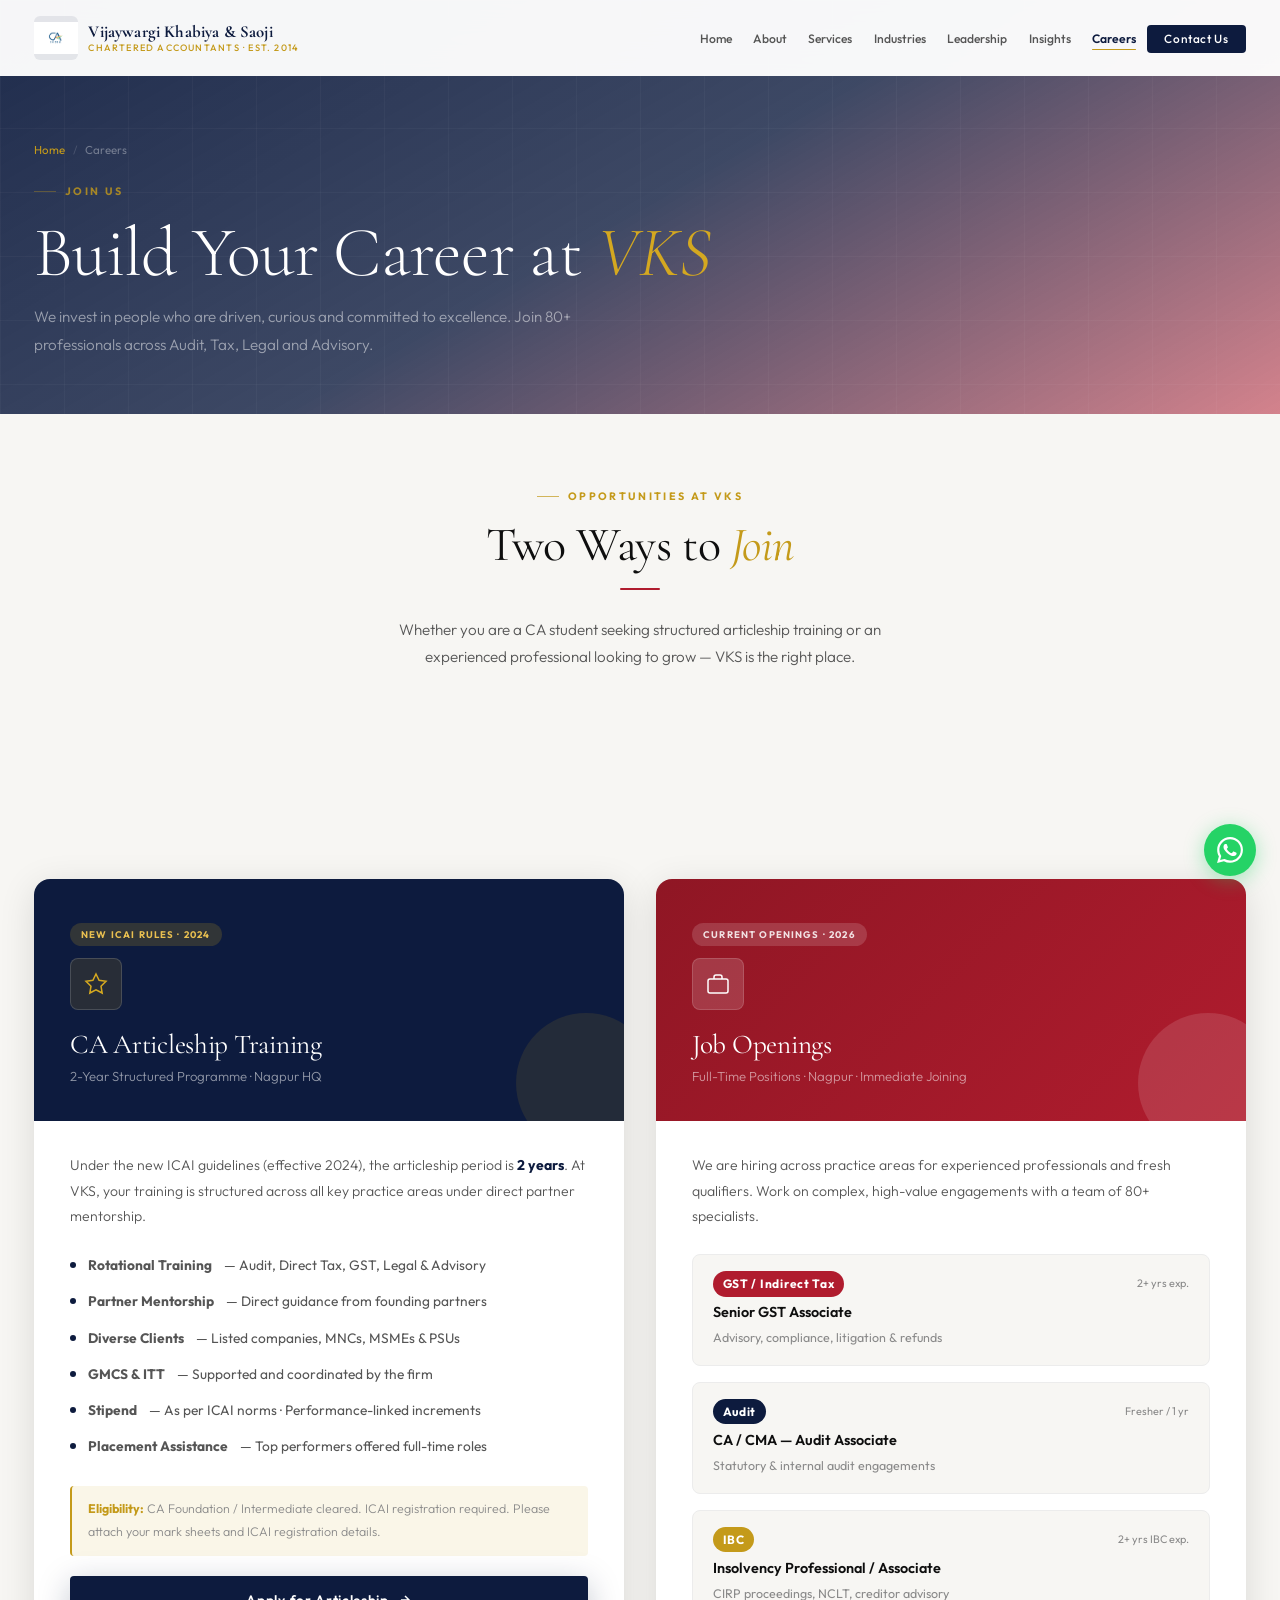
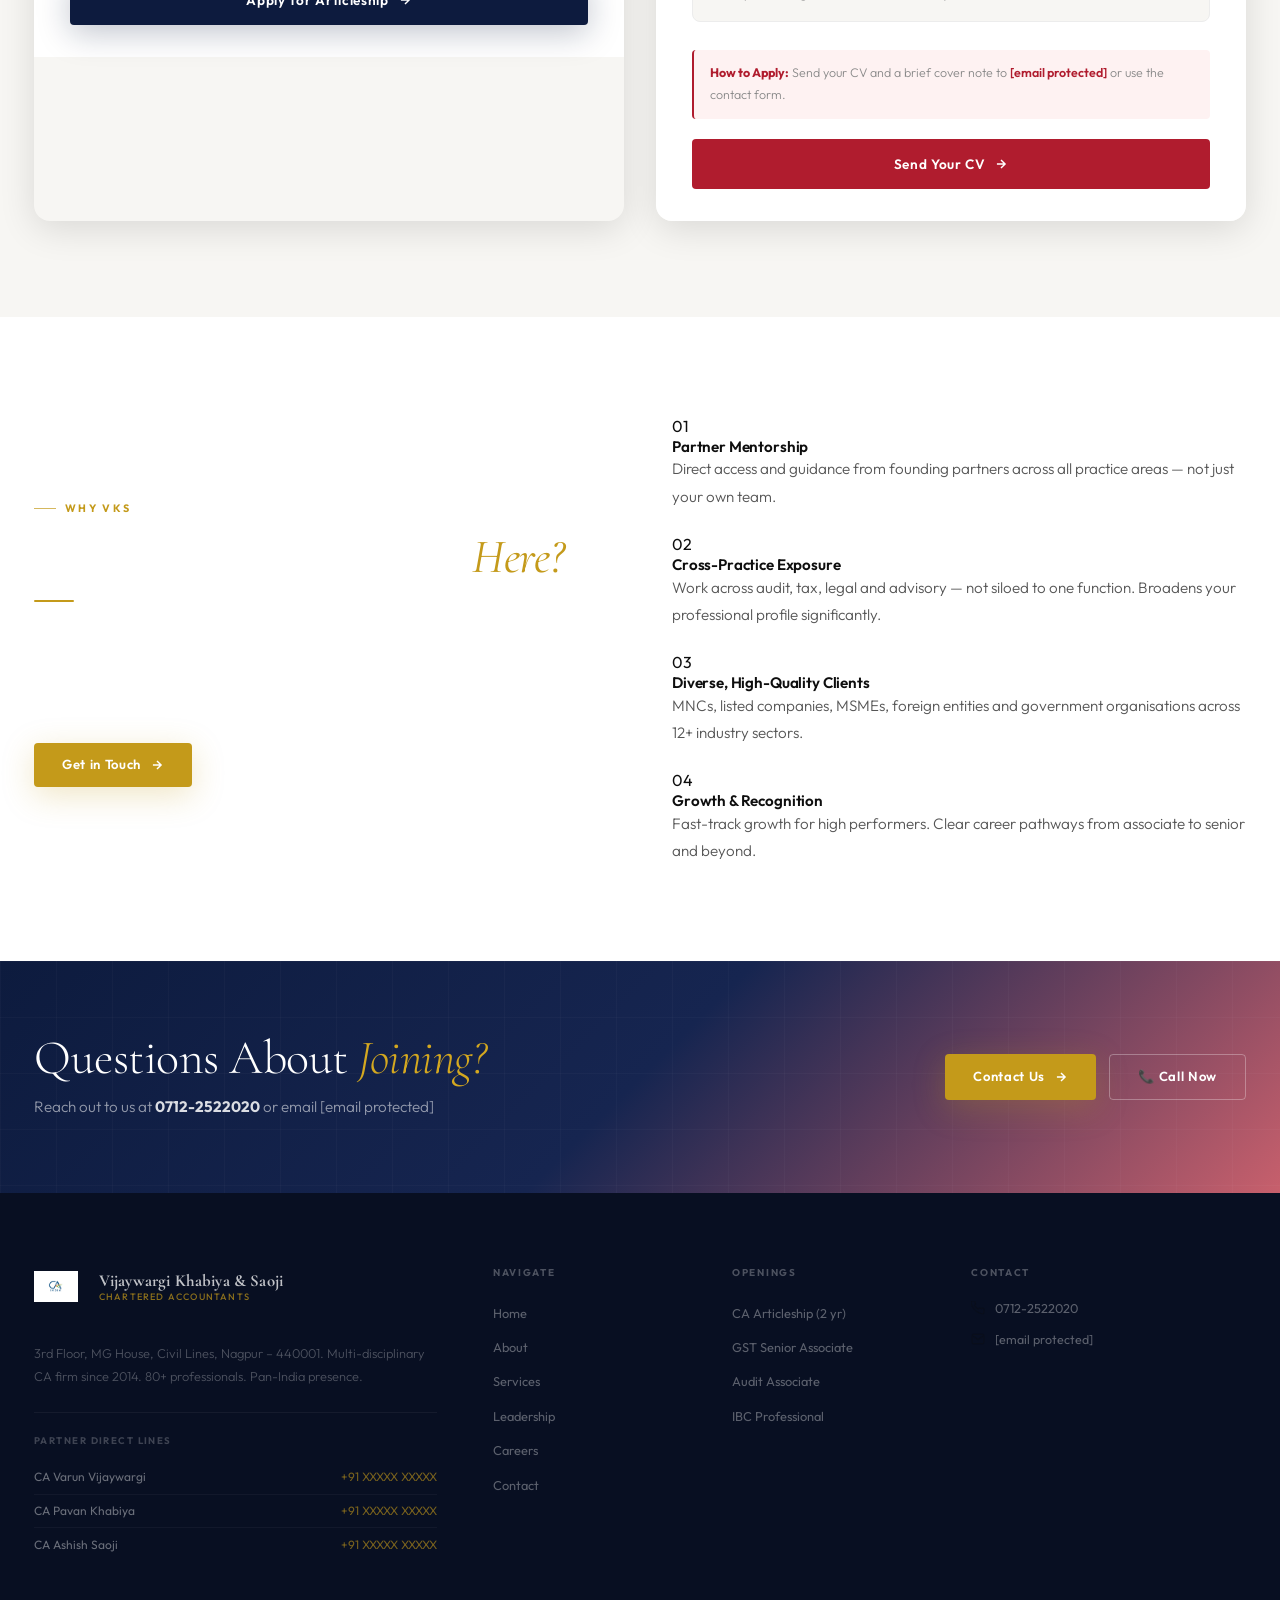
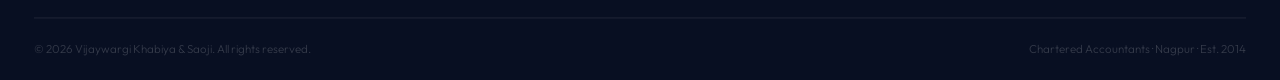
<file: careers.html>
<!DOCTYPE html>
<html lang="en">
<head>
<meta charset="UTF-8"/>
<meta name="viewport" content="width=device-width,initial-scale=1.0"/>
<title>Careers — Vijaywargi Khabiya &amp; Saoji | CA Firm Nagpur</title>
<meta name="description" content="Join VKS — Articleship Training (2 years, new ICAI rules) and Job Openings at Vijaywargi Khabiya & Saoji, Nagpur's premier CA firm."/>
<link rel="preconnect" href="https://fonts.googleapis.com"/>
<link rel="preconnect" href="https://fonts.gstatic.com" crossorigin/>
<link rel="stylesheet" href="https://fonts.googleapis.com/css2?family=Cormorant+Garamond:ital,wght@0,400;0,500;0,600;0,700;1,400;1,600&family=Outfit:wght@300;400;500;600;700&display=swap"/>
<link rel="stylesheet" href="style.css"/>
</head>
<body>

<!-- NAV -->
<nav class="nav">
  <div class="container nav-inner">
    <a href="index.html" class="logo">
      <img src="images/logo.jpg" alt="CA India Logo" class="logo-img"/>
      <div class="logo-text">
        <span class="logo-firm">Vijaywargi Khabiya &amp; Saoji</span>
        <span class="logo-tag">Chartered Accountants · Est. 2014</span>
      </div>
    </a>
    <ul class="nav-links">
      <li><a href="index.html">Home</a></li>
      <li><a href="about.html">About</a></li>
      <li><a href="services.html">Services</a></li>
      <li><a href="industries.html">Industries</a></li>
      <li><a href="partners.html">Leadership</a></li>
      <li><a href="publications.html">Insights</a></li>
      <li><a href="careers.html">Careers</a></li>
      <li><a href="contact.html" class="nav-cta-btn">Contact Us</a></li>
    </ul>
    <button class="ham" aria-label="Menu"><span></span><span></span><span></span></button>
  </div>
</nav>
<div class="drawer">
  <a href="index.html">Home</a><a href="about.html">About</a><a href="services.html">Services</a>
  <a href="industries.html">Industries</a><a href="partners.html">Leadership</a>
  <a href="publications.html">Insights</a><a href="careers.html">Careers</a>
  <a href="contact.html">Contact →</a>
</div>

<!-- PAGE HEADER -->
<div class="ph">
  <div class="container ph-inner">
    <div class="breadcrumb"><a href="index.html">Home</a><span>/</span>Careers</div>
    <span class="eyebrow">Join Us</span>
    <h1>Build Your Career at <em>VKS</em></h1>
    <p style="max-width:580px;margin-top:.75rem">We invest in people who are driven, curious and committed to excellence. Join 80+ professionals across Audit, Tax, Legal and Advisory.</p>
  </div>
</div>

<!-- INTRO -->
<section class="pad-sm" style="background:var(--surf)">
  <div class="container tc">
    <div class="rv">
      <span class="eyebrow" style="justify-content:center">Opportunities at VKS</span>
      <h2>Two Ways to <em style="color:var(--gold)">Join</em></h2>
      <div class="rule c"></div>
      <p style="max-width:520px;margin:0 auto">Whether you are a CA student seeking structured articleship training or an experienced professional looking to grow — VKS is the right place.</p>
    </div>
  </div>
</section>

<!-- THE TWO CAREER CARDS -->
<section class="pad" style="background:var(--surf)">
  <div class="container">
    <div class="career-cards">

      <!-- CARD 1: ARTICLESHIP -->
      <div class="career-card cc-article rv rv-d1">
        <div class="cc-header">
          <div class="cc-badge">New ICAI Rules · 2024</div>
          <div class="cc-icon">
            <svg width="24" height="24" viewBox="0 0 24 24" fill="none" stroke="currentColor" stroke-width="1.5"><path d="M12 2l3.09 6.26L22 9.27l-5 4.87 1.18 6.88L12 17.77l-6.18 3.25L7 14.14 2 9.27l6.91-1.01L12 2z"/></svg>
          </div>
          <h3>CA Articleship Training</h3>
          <p>2-Year Structured Programme · Nagpur HQ</p>
        </div>
        <div class="cc-body">
          <p style="font-size:.88rem;color:var(--ink3);margin-bottom:1.5rem">Under the new ICAI guidelines (effective 2024), the articleship period is <strong style="color:var(--navy)">2 years</strong>. At VKS, your training is structured across all key practice areas under direct partner mentorship.</p>
          <div class="cc-list">
            <div class="cc-li"><strong>Rotational Training</strong> — Audit, Direct Tax, GST, Legal &amp; Advisory</div>
            <div class="cc-li"><strong>Partner Mentorship</strong> — Direct guidance from founding partners</div>
            <div class="cc-li"><strong>Diverse Clients</strong> — Listed companies, MNCs, MSMEs &amp; PSUs</div>
            <div class="cc-li"><strong>GMCS &amp; ITT</strong> — Supported and coordinated by the firm</div>
            <div class="cc-li"><strong>Stipend</strong> — As per ICAI norms · Performance-linked increments</div>
            <div class="cc-li"><strong>Placement Assistance</strong> — Top performers offered full-time roles</div>
          </div>
          <p style="font-size:.78rem;color:var(--ink4);margin-bottom:1.25rem;background:var(--gold-bg);padding:.75rem 1rem;border-radius:var(--rs);border-left:2px solid var(--gold)">
            <strong style="color:var(--gold)">Eligibility:</strong> CA Foundation / Intermediate cleared. ICAI registration required. Please attach your mark sheets and ICAI registration details.
          </p>
          <a href="contact.html?subject=Articleship Application" class="btn btn-navy cc-cta">
            Apply for Articleship
            <svg class="arr" viewBox="0 0 24 24" fill="none" stroke="currentColor" stroke-width="2.5"><path d="M5 12h14M12 5l7 7-7 7"/></svg>
          </a>
        </div>
      </div>

      <!-- CARD 2: JOB OFFERS -->
      <div class="career-card cc-jobs rv rv-d2">
        <div class="cc-header">
          <div class="cc-badge">Current Openings · 2026</div>
          <div class="cc-icon">
            <svg width="24" height="24" viewBox="0 0 24 24" fill="none" stroke="currentColor" stroke-width="1.5"><rect x="2" y="7" width="20" height="14" rx="2"/><path d="M16 7V5a2 2 0 00-2-2h-4a2 2 0 00-2 2v2"/></svg>
          </div>
          <h3>Job Openings</h3>
          <p>Full-Time Positions · Nagpur · Immediate Joining</p>
        </div>
        <div class="cc-body">
          <p style="font-size:.88rem;color:var(--ink3);margin-bottom:1.5rem">We are hiring across practice areas for experienced professionals and fresh qualifiers. Work on complex, high-value engagements with a team of 80+ specialists.</p>

          <!-- Job list items -->
          <div style="display:flex;flex-direction:column;gap:1rem;margin-bottom:1.75rem">

            <div style="background:var(--surf);border:1px solid var(--line2);border-radius:var(--r);padding:1rem 1.25rem;transition:all var(--t)" onmouseover="this.style.borderColor='var(--red)'" onmouseout="this.style.borderColor='var(--line2)'">
              <div style="display:flex;align-items:center;justify-content:space-between;margin-bottom:.3rem">
                <span style="font-size:.75rem;font-weight:700;color:var(--white);background:var(--red);padding:.18rem .6rem;border-radius:40px;letter-spacing:.06em">GST / Indirect Tax</span>
                <span style="font-size:.68rem;color:var(--ink4)">2+ yrs exp.</span>
              </div>
              <div style="font-size:.9rem;font-weight:600;color:var(--ink)">Senior GST Associate</div>
              <div style="font-size:.78rem;color:var(--ink4);margin-top:.2rem">Advisory, compliance, litigation &amp; refunds</div>
            </div>

            <div style="background:var(--surf);border:1px solid var(--line2);border-radius:var(--r);padding:1rem 1.25rem;transition:all var(--t)" onmouseover="this.style.borderColor='var(--red)'" onmouseout="this.style.borderColor='var(--line2)'">
              <div style="display:flex;align-items:center;justify-content:space-between;margin-bottom:.3rem">
                <span style="font-size:.75rem;font-weight:700;color:var(--white);background:var(--navy);padding:.18rem .6rem;border-radius:40px;letter-spacing:.06em">Audit</span>
                <span style="font-size:.68rem;color:var(--ink4)">Fresher / 1 yr</span>
              </div>
              <div style="font-size:.9rem;font-weight:600;color:var(--ink)">CA / CMA — Audit Associate</div>
              <div style="font-size:.78rem;color:var(--ink4);margin-top:.2rem">Statutory &amp; internal audit engagements</div>
            </div>

            <div style="background:var(--surf);border:1px solid var(--line2);border-radius:var(--r);padding:1rem 1.25rem;transition:all var(--t)" onmouseover="this.style.borderColor='var(--red)'" onmouseout="this.style.borderColor='var(--line2)'">
              <div style="display:flex;align-items:center;justify-content:space-between;margin-bottom:.3rem">
                <span style="font-size:.75rem;font-weight:700;color:var(--white);background:var(--gold);padding:.18rem .6rem;border-radius:40px;letter-spacing:.06em">IBC</span>
                <span style="font-size:.68rem;color:var(--ink4)">2+ yrs IBC exp.</span>
              </div>
              <div style="font-size:.9rem;font-weight:600;color:var(--ink)">Insolvency Professional / Associate</div>
              <div style="font-size:.78rem;color:var(--ink4);margin-top:.2rem">CIRP proceedings, NCLT, creditor advisory</div>
            </div>

          </div>

          <p style="font-size:.78rem;color:var(--ink4);margin-bottom:1.25rem;background:#fef2f2;padding:.75rem 1rem;border-radius:var(--rs);border-left:2px solid var(--red)">
            <strong style="color:var(--red)">How to Apply:</strong> Send your CV and a brief cover note to <a href="/cdn-cgi/l/email-protection#97f4f6e5f2f2e5e4d7f4f6e1fce4b9fef9" style="color:var(--red);font-weight:600"><span class="__cf_email__" data-cfemail="4724263522223534072426312c34692e29">[email&#160;protected]</span></a> or use the contact form.
          </p>
          <a href="contact.html?subject=Job Application" class="btn btn-red cc-cta">
            Send Your CV
            <svg class="arr" viewBox="0 0 24 24" fill="none" stroke="currentColor" stroke-width="2.5"><path d="M5 12h14M12 5l7 7-7 7"/></svg>
          </a>
        </div>
      </div>

    </div>
  </div>
</section>

<!-- WHY JOIN VKS -->
<section class="careers pad">
  <div class="container">
    <div class="careers-inner" style="display:grid;grid-template-columns:1fr 1fr;gap:4rem;align-items:center">
      <div class="careers-copy">
        <span class="eyebrow rv">Why VKS</span>
        <h2 class="rv rv-d1" style="color:var(--white)">Why Build Your Career <em style="color:var(--gold)">Here?</em></h2>
        <div class="rule rv rv-d2 gold"></div>
        <p class="rv rv-d2" style="color:rgba(255,255,255,.6)">At VKS you get exposure to complex, high-value engagements across India — mentored by experienced partners who are leaders in their respective fields. We invest in your growth every step of the way.</p>
        <div style="margin-top:2rem" class="rv rv-d3">
          <a href="contact.html" class="btn btn-gold">Get in Touch <svg class="arr" viewBox="0 0 24 24" fill="none" stroke="currentColor" stroke-width="2.5"><path d="M5 12h14M12 5l7 7-7 7"/></svg></a>
        </div>
      </div>
      <div style="display:flex;flex-direction:column;gap:1.25rem">
        <div class="career-item rv rv-d1"><div class="career-num">01</div><div class="career-text"><h4>Partner Mentorship</h4><p>Direct access and guidance from founding partners across all practice areas — not just your own team.</p></div></div>
        <div class="career-item rv rv-d2"><div class="career-num">02</div><div class="career-text"><h4>Cross-Practice Exposure</h4><p>Work across audit, tax, legal and advisory — not siloed to one function. Broadens your professional profile significantly.</p></div></div>
        <div class="career-item rv rv-d3"><div class="career-num">03</div><div class="career-text"><h4>Diverse, High-Quality Clients</h4><p>MNCs, listed companies, MSMEs, foreign entities and government organisations across 12+ industry sectors.</p></div></div>
        <div class="career-item rv rv-d4"><div class="career-num">04</div><div class="career-text"><h4>Growth &amp; Recognition</h4><p>Fast-track growth for high performers. Clear career pathways from associate to senior and beyond.</p></div></div>
      </div>
    </div>
  </div>
</section>

<!-- CTA -->
<section class="cta-strip">
  <div class="container"><div class="cta-inner">
    <div class="cta-copy rv"><h2>Questions About <em>Joining?</em></h2><p>Reach out to us at <strong style="color:rgba(255,255,255,.85)">0712-2522020</strong> or email <a href="/cdn-cgi/l/email-protection" class="__cf_email__" data-cfemail="d7b4b6a5b2b2a5a497b4b6a1bca4f9beb9">[email&#160;protected]</a></p></div>
    <div class="cta-actions rv rv-d2">
      <a href="contact.html" class="btn btn-gold">Contact Us <svg class="arr" viewBox="0 0 24 24" fill="none" stroke="currentColor" stroke-width="2.5"><path d="M5 12h14M12 5l7 7-7 7"/></svg></a>
      <a href="tel:07122522020" class="btn btn-ghost">📞 Call Now</a>
    </div>
  </div></div>
</section>

<!-- FOOTER -->
<footer class="footer">
  <div class="container">
    <div class="footer-top">
      <div>
        <a href="index.html" class="logo" style="margin-bottom:1.1rem;display:inline-flex">
          <img src="images/logo.jpg" alt="Logo" style="width:44px;height:44px;object-fit:contain;flex-shrink:0"/>
          <div class="logo-text" style="margin-left:.65rem">
            <span class="logo-firm" style="color:rgba(255,255,255,.75)">Vijaywargi Khabiya &amp; Saoji</span>
            <span class="logo-tag" style="color:rgba(196,154,26,.7)">Chartered Accountants</span>
          </div>
        </a>
        <p class="ft-desc">3rd Floor, MG House, Civil Lines, Nagpur – 440001. Multi-disciplinary CA firm since 2014. 80+ professionals. Pan-India presence.</p>
        <div class="ft-partners">
          <h6>Partner Direct Lines</h6>
          <div class="ft-p-item"><span class="ft-p-name">CA Varun Vijaywargi</span><a href="tel:+91XXXXXXXXXX" class="ft-p-num">+91 XXXXX XXXXX</a></div>
          <div class="ft-p-item"><span class="ft-p-name">CA Pavan Khabiya</span><a href="tel:+91XXXXXXXXXX" class="ft-p-num">+91 XXXXX XXXXX</a></div>
          <div class="ft-p-item"><span class="ft-p-name">CA Ashish Saoji</span><a href="tel:+91XXXXXXXXXX" class="ft-p-num">+91 XXXXX XXXXX</a></div>
        </div>
      </div>
      <div class="ft-col"><h5>Navigate</h5><ul><li><a href="index.html">Home</a></li><li><a href="about.html">About</a></li><li><a href="services.html">Services</a></li><li><a href="partners.html">Leadership</a></li><li><a href="careers.html">Careers</a></li><li><a href="contact.html">Contact</a></li></ul></div>
      <div class="ft-col"><h5>Openings</h5><ul><li><a href="#">CA Articleship (2 yr)</a></li><li><a href="#">GST Senior Associate</a></li><li><a href="#">Audit Associate</a></li><li><a href="#">IBC Professional</a></li></ul></div>
      <div class="ft-col"><h5>Contact</h5><div class="ft-contact">
        <div class="ft-ci"><svg width="14" height="14" viewBox="0 0 24 24" fill="none" stroke="currentColor" stroke-width="2"><path d="M22 16.92v3a2 2 0 01-2.18 2 19.79 19.79 0 01-8.63-3.07A19.5 19.5 0 013.07 10.8a19.79 19.79 0 01-3.07-8.68A2 2 0 012 0h3a2 2 0 012 1.72 12.84 12.84 0 00.7 2.81 2 2 0 01-.45 2.11L6.09 7.91a16 16 0 006 6l1.27-1.27a2 2 0 012.11-.45 12.84 12.84 0 002.81.7A2 2 0 0122 16z"/></svg><span><a href="tel:07122522020">0712-2522020</a></span></div>
        <div class="ft-ci"><svg width="14" height="14" viewBox="0 0 24 24" fill="none" stroke="currentColor" stroke-width="2"><path d="M4 4h16c1.1 0 2 .9 2 2v12c0 1.1-.9 2-2 2H4c-1.1 0-2-.9-2-2V6c0-1.1.9-2 2-2z"/><polyline points="22,6 12,13 2,6"/></svg><span><a href="/cdn-cgi/l/email-protection#3d54535b527d5e5c4b564e135453"><span class="__cf_email__" data-cfemail="ddb4b3bbb29dbebcabb6aef3b4b3">[email&#160;protected]</span></a></span></div>
      </div></div>
    </div>
    <div class="footer-bottom">
      <p>&copy; 2026 Vijaywargi Khabiya &amp; Saoji. All rights reserved.</p>
      <p>Chartered Accountants · Nagpur · Est. 2014</p>
    </div>
  </div>
</footer>

<button class="stt" aria-label="Top"><svg width="15" height="15" viewBox="0 0 24 24" fill="none" stroke="currentColor" stroke-width="2.5"><path d="M18 15l-6-6-6 6"/></svg></button>
<a href="https://wa.me/91XXXXXXXXXX" class="wa-btn" target="_blank" rel="noopener" aria-label="WhatsApp"><span class="wa-tooltip">Chat on WhatsApp</span><svg viewBox="0 0 24 24" fill="white"><path d="M17.472 14.382c-.297-.149-1.758-.867-2.03-.967-.273-.099-.471-.148-.67.15-.197.297-.767.966-.94 1.164-.173.199-.347.223-.644.075-.297-.15-1.255-.463-2.39-1.475-.883-.788-1.48-1.761-1.653-2.059-.173-.297-.018-.458.13-.606.134-.133.298-.347.446-.52.149-.174.198-.298.298-.497.099-.198.05-.371-.025-.52-.075-.149-.669-1.612-.916-2.207-.242-.579-.487-.5-.669-.51-.173-.008-.371-.01-.57-.01-.198 0-.52.074-.792.372-.272.297-1.04 1.016-1.04 2.479 0 1.462 1.065 2.875 1.213 3.074.149.198 2.096 3.2 5.077 4.487.709.306 1.262.489 1.694.625.712.227 1.36.195 1.871.118.571-.085 1.758-.719 2.006-1.413.248-.694.248-1.289.173-1.413-.074-.124-.272-.198-.57-.347m-5.421 7.403h-.004a9.87 9.87 0 01-5.031-1.378l-.361-.214-3.741.982.998-3.648-.235-.374a9.86 9.86 0 01-1.51-5.26c.001-5.45 4.436-9.884 9.888-9.884 2.64 0 5.122 1.03 6.988 2.898a9.825 9.825 0 012.893 6.994c-.003 5.45-4.437 9.884-9.885 9.884m8.413-18.297A11.815 11.815 0 0012.05 0C5.495 0 .16 5.335.157 11.892c0 2.096.547 4.142 1.588 5.945L.057 24l6.305-1.654a11.882 11.882 0 005.683 1.448h.005c6.554 0 11.89-5.335 11.893-11.893a11.821 11.821 0 00-3.48-8.413z"/></svg></a>



<nav class="mob-nav">
  <div class="mob-nav-inner">
    <a href="index.html" class="mob-nav-item">
      <svg viewBox="0 0 24 24" fill="none" stroke="currentColor" stroke-width="2"><path d="M3 9l9-7 9 7v11a2 2 0 01-2 2H5a2 2 0 01-2-2z"/></svg>Home
    </a>
    <a href="services.html" class="mob-nav-item">
      <svg viewBox="0 0 24 24" fill="none" stroke="currentColor" stroke-width="2"><path d="M9 5H7a2 2 0 00-2 2v12a2 2 0 002 2h10a2 2 0 002-2V7a2 2 0 00-2-2h-2M9 5a2 2 0 002 2h2a2 2 0 002-2M9 5a2 2 0 012-2h2a2 2 0 012 2"/></svg>Services
    </a>
    <a href="partners.html" class="mob-nav-item">
      <svg viewBox="0 0 24 24" fill="none" stroke="currentColor" stroke-width="2"><path d="M17 21v-2a4 4 0 00-4-4H5a4 4 0 00-4 4v2"/><circle cx="9" cy="7" r="4"/><path d="M23 21v-2a4 4 0 00-3-3.87"/><path d="M16 3.13a4 4 0 010 7.75"/></svg>Team
    </a>
    <a href="careers.html" class="mob-nav-item active">
      <svg viewBox="0 0 24 24" fill="none" stroke="currentColor" stroke-width="2"><rect x="2" y="7" width="20" height="14" rx="2"/><path d="M16 7V5a2 2 0 00-2-2h-4a2 2 0 00-2 2v2"/></svg>Careers
    </a>
    <a href="contact.html" class="mob-nav-item">
      <svg viewBox="0 0 24 24" fill="none" stroke="currentColor" stroke-width="2"><path d="M22 16.92v3a2 2 0 01-2.18 2 19.79 19.79 0 01-8.63-3.07A19.5 19.5 0 013.07 10.8a19.79 19.79 0 01-3.07-8.68A2 2 0 012 0h3a2 2 0 012 1.72c.128.96.341 1.903.637 2.822a2 2 0 01-.45 2.109L6.09 7.91a16 16 0 006 6l1.27-1.27a2 2 0 012.11-.45c.92.296 1.86.51 2.82.637A2 2 0 0122 16.92z"/></svg>Contact
    </a>
  </div>
</nav>
<script src="main.js"></script>
</body>
</html>
</file>
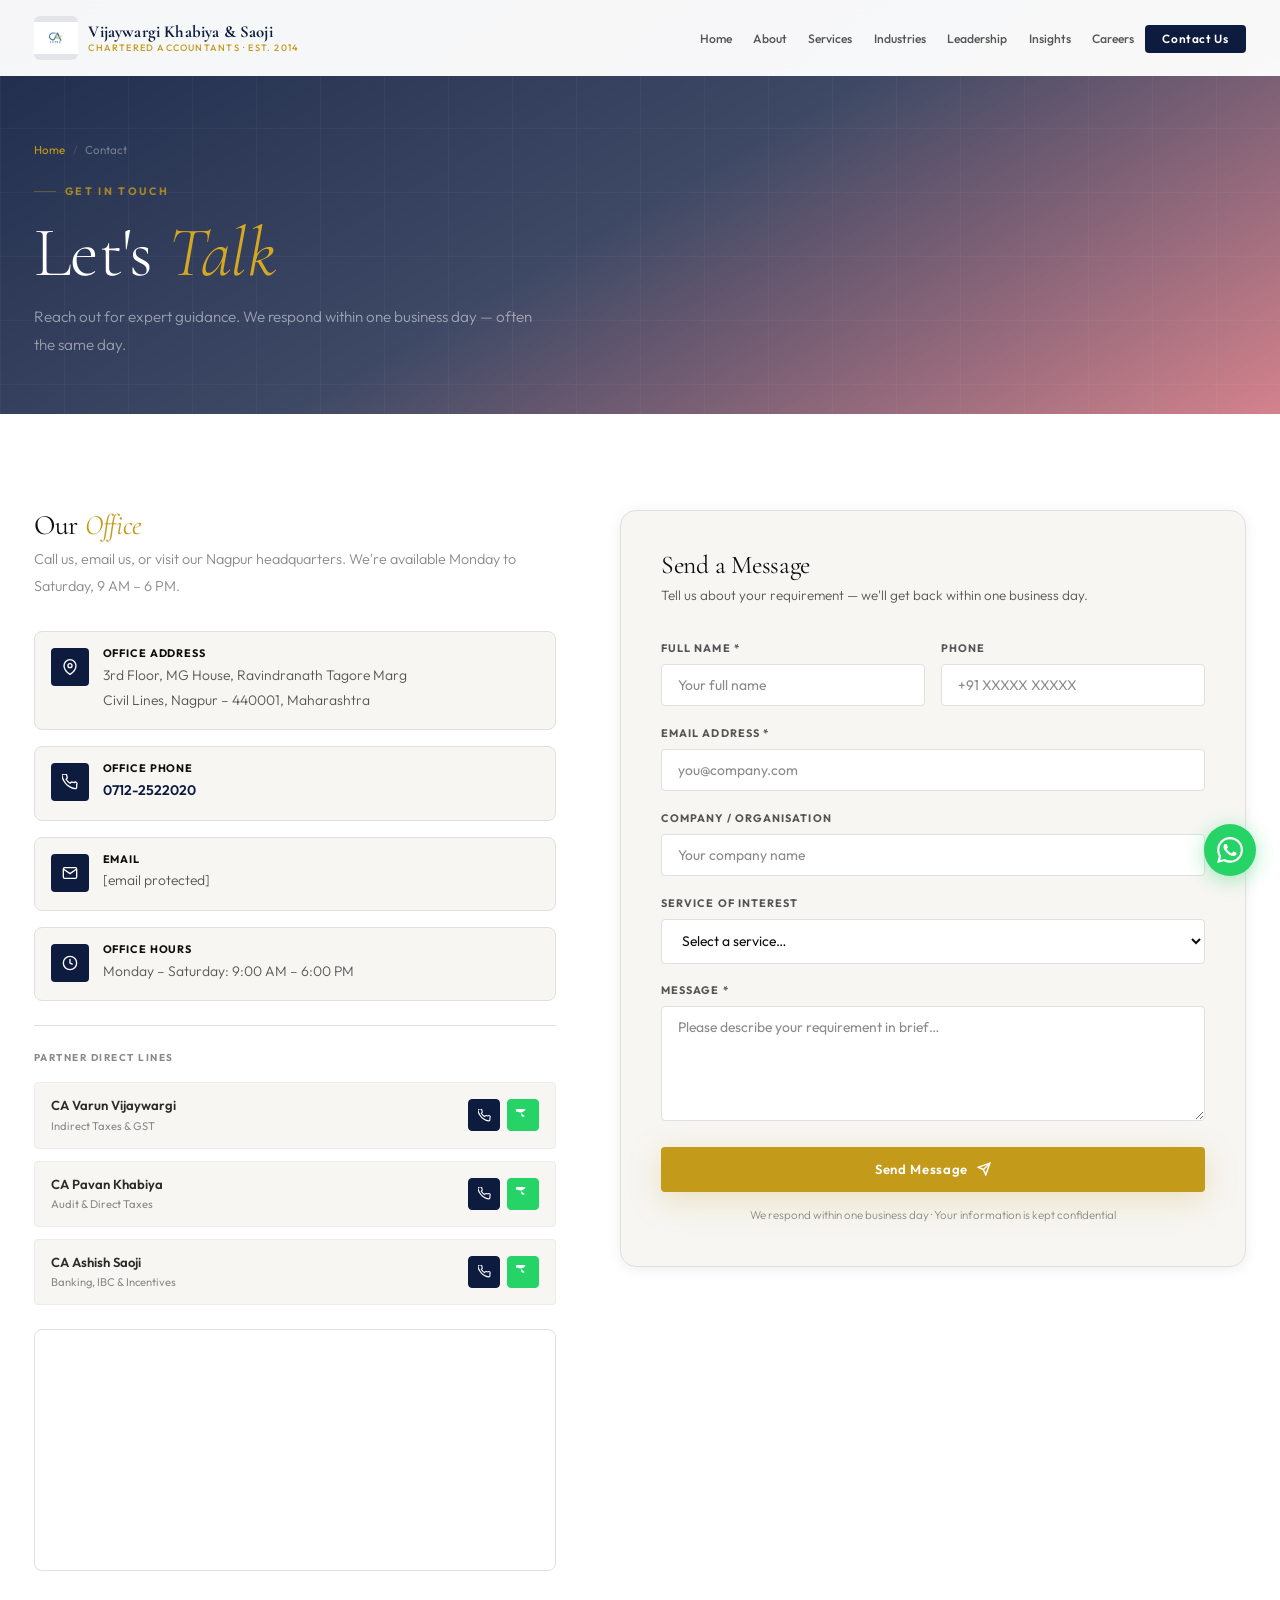
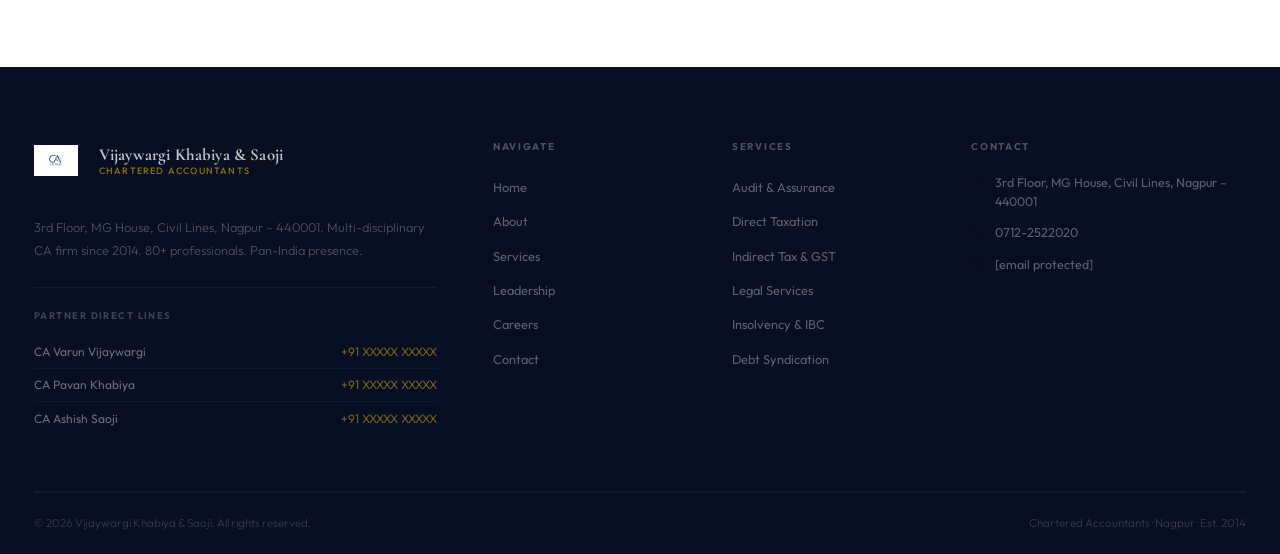
<file: contact.html>
<!DOCTYPE html>
<html lang="en">
<head>
<meta charset="UTF-8"/>
<meta name="viewport" content="width=device-width,initial-scale=1.0"/>
<title>Contact — Vijaywargi Khabiya &amp; Saoji | Nagpur CA Firm</title>
<meta name="description" content="Contact VKS — 3rd Floor, MG House, Civil Lines, Nagpur 440001. Call 0712-2522020 or email info@cavks.in. Partner direct lines available."/>
<link rel="preconnect" href="https://fonts.googleapis.com"/>
<link rel="preconnect" href="https://fonts.gstatic.com" crossorigin/>
<link rel="stylesheet" href="https://fonts.googleapis.com/css2?family=Cormorant+Garamond:ital,wght@0,400;0,500;0,600;0,700;1,400;1,600&family=Outfit:wght@300;400;500;600;700&display=swap"/>
<link rel="stylesheet" href="style.css"/>
<style>
.partner-lines{display:flex;flex-direction:column;gap:.75rem;margin-top:1.5rem;padding-top:1.5rem;border-top:1px solid var(--line)}
.pl-title{font-size:.62rem;font-weight:700;letter-spacing:.15em;text-transform:uppercase;color:var(--ink4);margin-bottom:.25rem}
.pl-item{display:flex;align-items:center;justify-content:space-between;padding:.75rem 1rem;background:var(--surf);border-radius:var(--rs);border:1px solid var(--line2);transition:all var(--tf)}
.pl-item:hover{border-color:var(--gold);background:var(--gold-bg)}
.pl-name{font-size:.82rem;font-weight:600;color:var(--ink2)}
.pl-spec{font-size:.7rem;color:var(--ink4)}
.pl-actions{display:flex;gap:.4rem;flex-shrink:0}
.pl-btn{width:32px;height:32px;border-radius:var(--rs);display:flex;align-items:center;justify-content:center;transition:all var(--tf);border:1px solid var(--line)}
.pl-btn.call{background:var(--navy);border-color:var(--navy);color:var(--white)}
.pl-btn.call:hover{background:var(--navy2)}
.pl-btn.wa{background:#25D366;border-color:#25D366;color:var(--white)}
.pl-btn.wa:hover{background:#20bb5a}
.pl-btn svg{width:13px;height:13px}
</style>
</head>
<body>

<!-- NAV -->
<nav class="nav">
  <div class="container nav-inner">
    <a href="index.html" class="logo">
      <img src="images/logo.jpg" alt="CA India Logo" class="logo-img"/>
      <div class="logo-text">
        <span class="logo-firm">Vijaywargi Khabiya &amp; Saoji</span>
        <span class="logo-tag">Chartered Accountants · Est. 2014</span>
      </div>
    </a>
    <ul class="nav-links">
      <li><a href="index.html">Home</a></li>
      <li><a href="about.html">About</a></li>
      <li><a href="services.html">Services</a></li>
      <li><a href="industries.html">Industries</a></li>
      <li><a href="partners.html">Leadership</a></li>
      <li><a href="publications.html">Insights</a></li>
      <li><a href="careers.html">Careers</a></li>
      <li><a href="contact.html" class="nav-cta-btn">Contact Us</a></li>
    </ul>
    <button class="ham" aria-label="Menu"><span></span><span></span><span></span></button>
  </div>
</nav>
<div class="drawer">
  <a href="index.html">Home</a><a href="about.html">About</a><a href="services.html">Services</a>
  <a href="industries.html">Industries</a><a href="partners.html">Leadership</a>
  <a href="publications.html">Insights</a><a href="careers.html">Careers</a>
  <a href="contact.html">Contact →</a>
</div>

<!-- PAGE HEADER -->
<div class="ph">
  <div class="container ph-inner">
    <div class="breadcrumb"><a href="index.html">Home</a><span>/</span>Contact</div>
    <span class="eyebrow">Get in Touch</span>
    <h1>Let's <em>Talk</em></h1>
    <p style="max-width:500px;margin-top:.75rem">Reach out for expert guidance. We respond within one business day — often the same day.</p>
  </div>
</div>

<!-- CONTACT MAIN -->
<section class="pad">
  <div class="container">
    <div class="contact-grid">

      <!-- LEFT: Info + Map + Partner Lines -->
      <div class="rv">
        <h3 style="font-family:'Cormorant Garamond',serif;font-size:1.75rem;font-weight:400;margin-bottom:.35rem">Our <em style="color:var(--gold)">Office</em></h3>
        <p style="font-size:.9rem;color:var(--ink4);margin-bottom:2rem">Call us, email us, or visit our Nagpur headquarters. We're available Monday to Saturday, 9 AM – 6 PM.</p>

        <div class="c-details">
          <div class="c-item">
            <div class="c-icon"><svg viewBox="0 0 24 24" fill="none" stroke="currentColor" stroke-width="2"><path d="M21 10c0 7-9 13-9 13s-9-6-9-13a9 9 0 0118 0z"/><circle cx="12" cy="10" r="3"/></svg></div>
            <div class="c-detail-txt">
              <h4>Office Address</h4>
              <p>3rd Floor, MG House, Ravindranath Tagore Marg<br/>Civil Lines, Nagpur – 440001, Maharashtra</p>
            </div>
          </div>
          <div class="c-item">
            <div class="c-icon"><svg viewBox="0 0 24 24" fill="none" stroke="currentColor" stroke-width="2"><path d="M22 16.92v3a2 2 0 01-2.18 2 19.79 19.79 0 01-8.63-3.07A19.5 19.5 0 013.07 10.8a19.79 19.79 0 01-3.07-8.68A2 2 0 012 0h3a2 2 0 012 1.72 12.84 12.84 0 00.7 2.81 2 2 0 01-.45 2.11L6.09 7.91a16 16 0 006 6l1.27-1.27a2 2 0 012.11-.45 12.84 12.84 0 002.81.7A2 2 0 0122 16z"/></svg></div>
            <div class="c-detail-txt">
              <h4>Office Phone</h4>
              <p><a href="tel:07122522020" style="color:var(--navy);font-weight:600">0712-2522020</a></p>
            </div>
          </div>
          <div class="c-item">
            <div class="c-icon"><svg viewBox="0 0 24 24" fill="none" stroke="currentColor" stroke-width="2"><path d="M4 4h16c1.1 0 2 .9 2 2v12c0 1.1-.9 2-2 2H4c-1.1 0-2-.9-2-2V6c0-1.1.9-2 2-2z"/><polyline points="22,6 12,13 2,6"/></svg></div>
            <div class="c-detail-txt">
              <h4>Email</h4>
              <p><a href="/cdn-cgi/l/email-protection#1b72757d745b787a6d7068357275"><span class="__cf_email__" data-cfemail="1a73747c755a797b6c7169347374">[email&#160;protected]</span></a></p>
            </div>
          </div>
          <div class="c-item">
            <div class="c-icon"><svg viewBox="0 0 24 24" fill="none" stroke="currentColor" stroke-width="2"><circle cx="12" cy="12" r="10"/><polyline points="12 6 12 12 16 14"/></svg></div>
            <div class="c-detail-txt">
              <h4>Office Hours</h4>
              <p>Monday – Saturday: 9:00 AM – 6:00 PM</p>
            </div>
          </div>
        </div>

        <!-- Partner Direct Lines -->
        <div class="partner-lines">
          <div class="pl-title">Partner Direct Lines</div>
          <div class="pl-item">
            <div>
              <div class="pl-name">CA Varun Vijaywargi</div>
              <div class="pl-spec">Indirect Taxes &amp; GST</div>
            </div>
            <div class="pl-actions">
              <a href="tel:+91XXXXXXXXXX" class="pl-btn call" title="Call">
                <svg viewBox="0 0 24 24" fill="none" stroke="currentColor" stroke-width="2"><path d="M22 16.92v3a2 2 0 01-2.18 2 19.79 19.79 0 01-8.63-3.07A19.5 19.5 0 013.07 10.8a19.79 19.79 0 01-3.07-8.68A2 2 0 012 0h3a2 2 0 012 1.72 12.84 12.84 0 00.7 2.81 2 2 0 01-.45 2.11L6.09 7.91a16 16 0 006 6l1.27-1.27a2 2 0 012.11-.45 12.84 12.84 0 002.81.7A2 2 0 0122 16z"/></svg>
              </a>
              <a href="https://wa.me/91XXXXXXXXXX" class="pl-btn wa" title="WhatsApp" target="_blank" rel="noopener">
                <svg viewBox="0 0 24 24" fill="currentColor"><path d="M17.472 14.382c-.297-.149-1.758-.867-2.03-.967-.273-.099-.471-.148-.67.15-.197.297-.767.966-.94 1.164-.173.199-.347.223-.644.075-.297-.15-1.255-.463-2.39-1.475-.883-.788-1.48-1.761-1.653-2.059-.173-.297-.018-.458.13-.606.134-.133.298-.347.446-.52.149-.174.198-.298.298-.497.099-.198.05-.371-.025-.52-.075-.149-.669-1.612-.916-2.207-.242-.579-.487-.5-.669-.51a9.87 9.87 0 01-5.031-1.378l-.361-.214-3.741.982.998-3.648-.235-.374a9.86 9.86 0 01-1.51-5.26c.001-5.45 4.436-9.884 9.888-9.884 2.64 0 5.122 1.03 6.988 2.898a9.825 9.825 0 012.893 6.994c-.003 5.45-4.437 9.884-9.885 9.884"/></svg>
              </a>
            </div>
          </div>
          <div class="pl-item">
            <div>
              <div class="pl-name">CA Pavan Khabiya</div>
              <div class="pl-spec">Audit &amp; Direct Taxes</div>
            </div>
            <div class="pl-actions">
              <a href="tel:+91XXXXXXXXXX" class="pl-btn call" title="Call"><svg viewBox="0 0 24 24" fill="none" stroke="currentColor" stroke-width="2"><path d="M22 16.92v3a2 2 0 01-2.18 2 19.79 19.79 0 01-8.63-3.07A19.5 19.5 0 013.07 10.8a19.79 19.79 0 01-3.07-8.68A2 2 0 012 0h3a2 2 0 012 1.72 12.84 12.84 0 00.7 2.81 2 2 0 01-.45 2.11L6.09 7.91a16 16 0 006 6l1.27-1.27a2 2 0 012.11-.45 12.84 12.84 0 002.81.7A2 2 0 0122 16z"/></svg></a>
              <a href="https://wa.me/91XXXXXXXXXX" class="pl-btn wa" title="WhatsApp" target="_blank" rel="noopener"><svg viewBox="0 0 24 24" fill="currentColor"><path d="M17.472 14.382c-.297-.149-1.758-.867-2.03-.967-.273-.099-.471-.148-.67.15-.197.297-.767.966-.94 1.164-.173.199-.347.223-.644.075-.297-.15-1.255-.463-2.39-1.475-.883-.788-1.48-1.761-1.653-2.059-.173-.297-.018-.458.13-.606.134-.133.298-.347.446-.52.149-.174.198-.298.298-.497.099-.198.05-.371-.025-.52-.075-.149-.669-1.612-.916-2.207-.242-.579-.487-.5-.669-.51a9.87 9.87 0 01-5.031-1.378l-.361-.214-3.741.982.998-3.648-.235-.374a9.86 9.86 0 01-1.51-5.26c.001-5.45 4.436-9.884 9.888-9.884 2.64 0 5.122 1.03 6.988 2.898a9.825 9.825 0 012.893 6.994c-.003 5.45-4.437 9.884-9.885 9.884"/></svg></a>
            </div>
          </div>
          <div class="pl-item">
            <div>
              <div class="pl-name">CA Ashish Saoji</div>
              <div class="pl-spec">Banking, IBC &amp; Incentives</div>
            </div>
            <div class="pl-actions">
              <a href="tel:+91XXXXXXXXXX" class="pl-btn call" title="Call"><svg viewBox="0 0 24 24" fill="none" stroke="currentColor" stroke-width="2"><path d="M22 16.92v3a2 2 0 01-2.18 2 19.79 19.79 0 01-8.63-3.07A19.5 19.5 0 013.07 10.8a19.79 19.79 0 01-3.07-8.68A2 2 0 012 0h3a2 2 0 012 1.72 12.84 12.84 0 00.7 2.81 2 2 0 01-.45 2.11L6.09 7.91a16 16 0 006 6l1.27-1.27a2 2 0 012.11-.45 12.84 12.84 0 002.81.7A2 2 0 0122 16z"/></svg></a>
              <a href="https://wa.me/91XXXXXXXXXX" class="pl-btn wa" title="WhatsApp" target="_blank" rel="noopener"><svg viewBox="0 0 24 24" fill="currentColor"><path d="M17.472 14.382c-.297-.149-1.758-.867-2.03-.967-.273-.099-.471-.148-.67.15-.197.297-.767.966-.94 1.164-.173.199-.347.223-.644.075-.297-.15-1.255-.463-2.39-1.475-.883-.788-1.48-1.761-1.653-2.059-.173-.297-.018-.458.13-.606.134-.133.298-.347.446-.52.149-.174.198-.298.298-.497.099-.198.05-.371-.025-.52-.075-.149-.669-1.612-.916-2.207-.242-.579-.487-.5-.669-.51a9.87 9.87 0 01-5.031-1.378l-.361-.214-3.741.982.998-3.648-.235-.374a9.86 9.86 0 01-1.51-5.26c.001-5.45 4.436-9.884 9.888-9.884 2.64 0 5.122 1.03 6.988 2.898a9.825 9.825 0 012.893 6.994c-.003 5.45-4.437 9.884-9.885 9.884"/></svg></a>
            </div>
          </div>
        </div>

        <!-- Map -->
        <div class="map-wrap" style="margin-top:1.5rem">
          <iframe src="https://www.google.com/maps/embed?pb=!1m18!1m12!1m3!1d3721.3!2d79.0882!3d21.1458!2m3!1f0!2f0!3f0!3m2!1i1024!2i768!4f13.1!3m3!1m2!1s0x3bd4c0a5a31faf13%3A0x9a8af1df5bada57e!2sCivil%20Lines%2C%20Nagpur%2C%20Maharashtra!5e0!3m2!1sen!2sin!4v1700000000000" width="100%" height="240" style="border:0;display:block" allowfullscreen="" loading="lazy" title="VKS Office Location — Civil Lines Nagpur"></iframe>
        </div>
      </div>

      <!-- RIGHT: Form -->
      <div class="c-form rv rv-d2">
        <h3>Send a Message</h3>
        <p class="sub">Tell us about your requirement — we'll get back within one business day.</p>
        <form>
          <div class="form-row">
            <div class="fg"><label>Full Name *</label><input type="text" class="fc" placeholder="Your full name" required/></div>
            <div class="fg"><label>Phone</label><input type="tel" class="fc" placeholder="+91 XXXXX XXXXX"/></div>
          </div>
          <div class="fg"><label>Email Address *</label><input type="email" class="fc" placeholder="you@company.com" required/></div>
          <div class="fg"><label>Company / Organisation</label><input type="text" class="fc" placeholder="Your company name"/></div>
          <div class="fg">
            <label>Service of Interest</label>
            <select class="fc">
              <option value="" disabled selected>Select a service…</option>
              <option>Audit &amp; Assurance</option>
              <option>Direct Taxation</option>
              <option>Indirect Tax &amp; GST</option>
              <option>Legal Services</option>
              <option>Insolvency &amp; IBC</option>
              <option>Debt Syndication</option>
              <option>State Incentives (PSI)</option>
              <option>Setting-Up in India</option>
              <option>Ind AS &amp; Due Diligence</option>
              <option>Listing Compliances</option>
              <option>Careers / Articleship</option>
              <option>Other</option>
            </select>
          </div>
          <div class="fg"><label>Message *</label><textarea class="fc" placeholder="Please describe your requirement in brief…" required></textarea></div>
          <button type="submit" class="btn btn-gold" style="width:100%;justify-content:center;padding:.9rem">
            Send Message
            <svg class="arr" viewBox="0 0 24 24" fill="none" stroke="currentColor" stroke-width="2.5"><line x1="22" y1="2" x2="11" y2="13"/><polygon points="22 2 15 22 11 13 2 9 22 2"/></svg>
          </button>
          <p style="font-size:.72rem;color:var(--ink4);text-align:center;margin-top:.85rem">We respond within one business day · Your information is kept confidential</p>
        </form>
      </div>

    </div>
  </div>
</section>

<!-- FOOTER -->
<footer class="footer">
  <div class="container">
    <div class="footer-top">
      <div>
        <a href="index.html" class="logo" style="margin-bottom:1.1rem;display:inline-flex">
          <img src="images/logo.jpg" alt="Logo" style="width:44px;height:44px;object-fit:contain;flex-shrink:0"/>
          <div class="logo-text" style="margin-left:.65rem">
            <span class="logo-firm" style="color:rgba(255,255,255,.75)">Vijaywargi Khabiya &amp; Saoji</span>
            <span class="logo-tag" style="color:rgba(196,154,26,.7)">Chartered Accountants</span>
          </div>
        </a>
        <p class="ft-desc">3rd Floor, MG House, Civil Lines, Nagpur – 440001. Multi-disciplinary CA firm since 2014. 80+ professionals. Pan-India presence.</p>
        <div class="ft-partners">
          <h6>Partner Direct Lines</h6>
          <div class="ft-p-item"><span class="ft-p-name">CA Varun Vijaywargi</span><a href="tel:+91XXXXXXXXXX" class="ft-p-num">+91 XXXXX XXXXX</a></div>
          <div class="ft-p-item"><span class="ft-p-name">CA Pavan Khabiya</span><a href="tel:+91XXXXXXXXXX" class="ft-p-num">+91 XXXXX XXXXX</a></div>
          <div class="ft-p-item"><span class="ft-p-name">CA Ashish Saoji</span><a href="tel:+91XXXXXXXXXX" class="ft-p-num">+91 XXXXX XXXXX</a></div>
        </div>
      </div>
      <div class="ft-col"><h5>Navigate</h5><ul><li><a href="index.html">Home</a></li><li><a href="about.html">About</a></li><li><a href="services.html">Services</a></li><li><a href="partners.html">Leadership</a></li><li><a href="careers.html">Careers</a></li><li><a href="contact.html">Contact</a></li></ul></div>
      <div class="ft-col"><h5>Services</h5><ul><li><a href="services.html#audit">Audit &amp; Assurance</a></li><li><a href="services.html#direct-tax">Direct Taxation</a></li><li><a href="services.html#indirect-tax">Indirect Tax &amp; GST</a></li><li><a href="services.html#legal">Legal Services</a></li><li><a href="services.html#insolvency">Insolvency &amp; IBC</a></li><li><a href="services.html#debt">Debt Syndication</a></li></ul></div>
      <div class="ft-col"><h5>Contact</h5><div class="ft-contact">
        <div class="ft-ci"><svg width="14" height="14" viewBox="0 0 24 24" fill="none" stroke="currentColor" stroke-width="2"><path d="M21 10c0 7-9 13-9 13s-9-6-9-13a9 9 0 0118 0z"/><circle cx="12" cy="10" r="3"/></svg><span>3rd Floor, MG House, Civil Lines, Nagpur – 440001</span></div>
        <div class="ft-ci"><svg width="14" height="14" viewBox="0 0 24 24" fill="none" stroke="currentColor" stroke-width="2"><path d="M22 16.92v3a2 2 0 01-2.18 2 19.79 19.79 0 01-8.63-3.07A19.5 19.5 0 013.07 10.8a19.79 19.79 0 01-3.07-8.68A2 2 0 012 0h3a2 2 0 012 1.72 12.84 12.84 0 00.7 2.81 2 2 0 01-.45 2.11L6.09 7.91a16 16 0 006 6l1.27-1.27a2 2 0 012.11-.45 12.84 12.84 0 002.81.7A2 2 0 0122 16z"/></svg><span><a href="tel:07122522020">0712-2522020</a></span></div>
        <div class="ft-ci"><svg width="14" height="14" viewBox="0 0 24 24" fill="none" stroke="currentColor" stroke-width="2"><path d="M4 4h16c1.1 0 2 .9 2 2v12c0 1.1-.9 2-2 2H4c-1.1 0-2-.9-2-2V6c0-1.1.9-2 2-2z"/><polyline points="22,6 12,13 2,6"/></svg><span><a href="/cdn-cgi/l/email-protection#1e777078715e7d7f68756d307770"><span class="__cf_email__" data-cfemail="066f686069466567706d75286f68">[email&#160;protected]</span></a></span></div>
      </div></div>
    </div>
    <div class="footer-bottom"><p>&copy; 2026 Vijaywargi Khabiya &amp; Saoji. All rights reserved.</p><p>Chartered Accountants · Nagpur · Est. 2014</p></div>
  </div>
</footer>

<button class="stt" aria-label="Top"><svg width="15" height="15" viewBox="0 0 24 24" fill="none" stroke="currentColor" stroke-width="2.5"><path d="M18 15l-6-6-6 6"/></svg></button>
<a href="https://wa.me/91XXXXXXXXXX" class="wa-btn" target="_blank" rel="noopener" aria-label="WhatsApp"><span class="wa-tooltip">Chat on WhatsApp</span><svg viewBox="0 0 24 24" fill="white"><path d="M17.472 14.382c-.297-.149-1.758-.867-2.03-.967-.273-.099-.471-.148-.67.15-.197.297-.767.966-.94 1.164-.173.199-.347.223-.644.075-.297-.15-1.255-.463-2.39-1.475-.883-.788-1.48-1.761-1.653-2.059-.173-.297-.018-.458.13-.606.134-.133.298-.347.446-.52.149-.174.198-.298.298-.497.099-.198.05-.371-.025-.52-.075-.149-.669-1.612-.916-2.207-.242-.579-.487-.5-.669-.51-.173-.008-.371-.01-.57-.01-.198 0-.52.074-.792.372-.272.297-1.04 1.016-1.04 2.479 0 1.462 1.065 2.875 1.213 3.074.149.198 2.096 3.2 5.077 4.487.709.306 1.262.489 1.694.625.712.227 1.36.195 1.871.118.571-.085 1.758-.719 2.006-1.413.248-.694.248-1.289.173-1.413-.074-.124-.272-.198-.57-.347m-5.421 7.403h-.004a9.87 9.87 0 01-5.031-1.378l-.361-.214-3.741.982.998-3.648-.235-.374a9.86 9.86 0 01-1.51-5.26c.001-5.45 4.436-9.884 9.888-9.884 2.64 0 5.122 1.03 6.988 2.898a9.825 9.825 0 012.893 6.994c-.003 5.45-4.437 9.884-9.885 9.884m8.413-18.297A11.815 11.815 0 0012.05 0C5.495 0 .16 5.335.157 11.892c0 2.096.547 4.142 1.588 5.945L.057 24l6.305-1.654a11.882 11.882 0 005.683 1.448h.005c6.554 0 11.89-5.335 11.893-11.893a11.821 11.821 0 00-3.48-8.413z"/></svg></a>



<nav class="mob-nav">
  <div class="mob-nav-inner">
    <a href="index.html" class="mob-nav-item">
      <svg viewBox="0 0 24 24" fill="none" stroke="currentColor" stroke-width="2"><path d="M3 9l9-7 9 7v11a2 2 0 01-2 2H5a2 2 0 01-2-2z"/></svg>Home
    </a>
    <a href="services.html" class="mob-nav-item">
      <svg viewBox="0 0 24 24" fill="none" stroke="currentColor" stroke-width="2"><path d="M9 5H7a2 2 0 00-2 2v12a2 2 0 002 2h10a2 2 0 002-2V7a2 2 0 00-2-2h-2M9 5a2 2 0 002 2h2a2 2 0 002-2M9 5a2 2 0 012-2h2a2 2 0 012 2"/></svg>Services
    </a>
    <a href="partners.html" class="mob-nav-item">
      <svg viewBox="0 0 24 24" fill="none" stroke="currentColor" stroke-width="2"><path d="M17 21v-2a4 4 0 00-4-4H5a4 4 0 00-4 4v2"/><circle cx="9" cy="7" r="4"/><path d="M23 21v-2a4 4 0 00-3-3.87"/><path d="M16 3.13a4 4 0 010 7.75"/></svg>Team
    </a>
    <a href="careers.html" class="mob-nav-item">
      <svg viewBox="0 0 24 24" fill="none" stroke="currentColor" stroke-width="2"><rect x="2" y="7" width="20" height="14" rx="2"/><path d="M16 7V5a2 2 0 00-2-2h-4a2 2 0 00-2 2v2"/></svg>Careers
    </a>
    <a href="contact.html" class="mob-nav-item active">
      <svg viewBox="0 0 24 24" fill="none" stroke="currentColor" stroke-width="2"><path d="M22 16.92v3a2 2 0 01-2.18 2 19.79 19.79 0 01-8.63-3.07A19.5 19.5 0 013.07 10.8a19.79 19.79 0 01-3.07-8.68A2 2 0 012 0h3a2 2 0 012 1.72c.128.96.341 1.903.637 2.822a2 2 0 01-.45 2.109L6.09 7.91a16 16 0 006 6l1.27-1.27a2 2 0 012.11-.45c.92.296 1.86.51 2.82.637A2 2 0 0122 16.92z"/></svg>Contact
    </a>
  </div>
</nav>
<script src="main.js"></script>
</body>
</html>
</file>
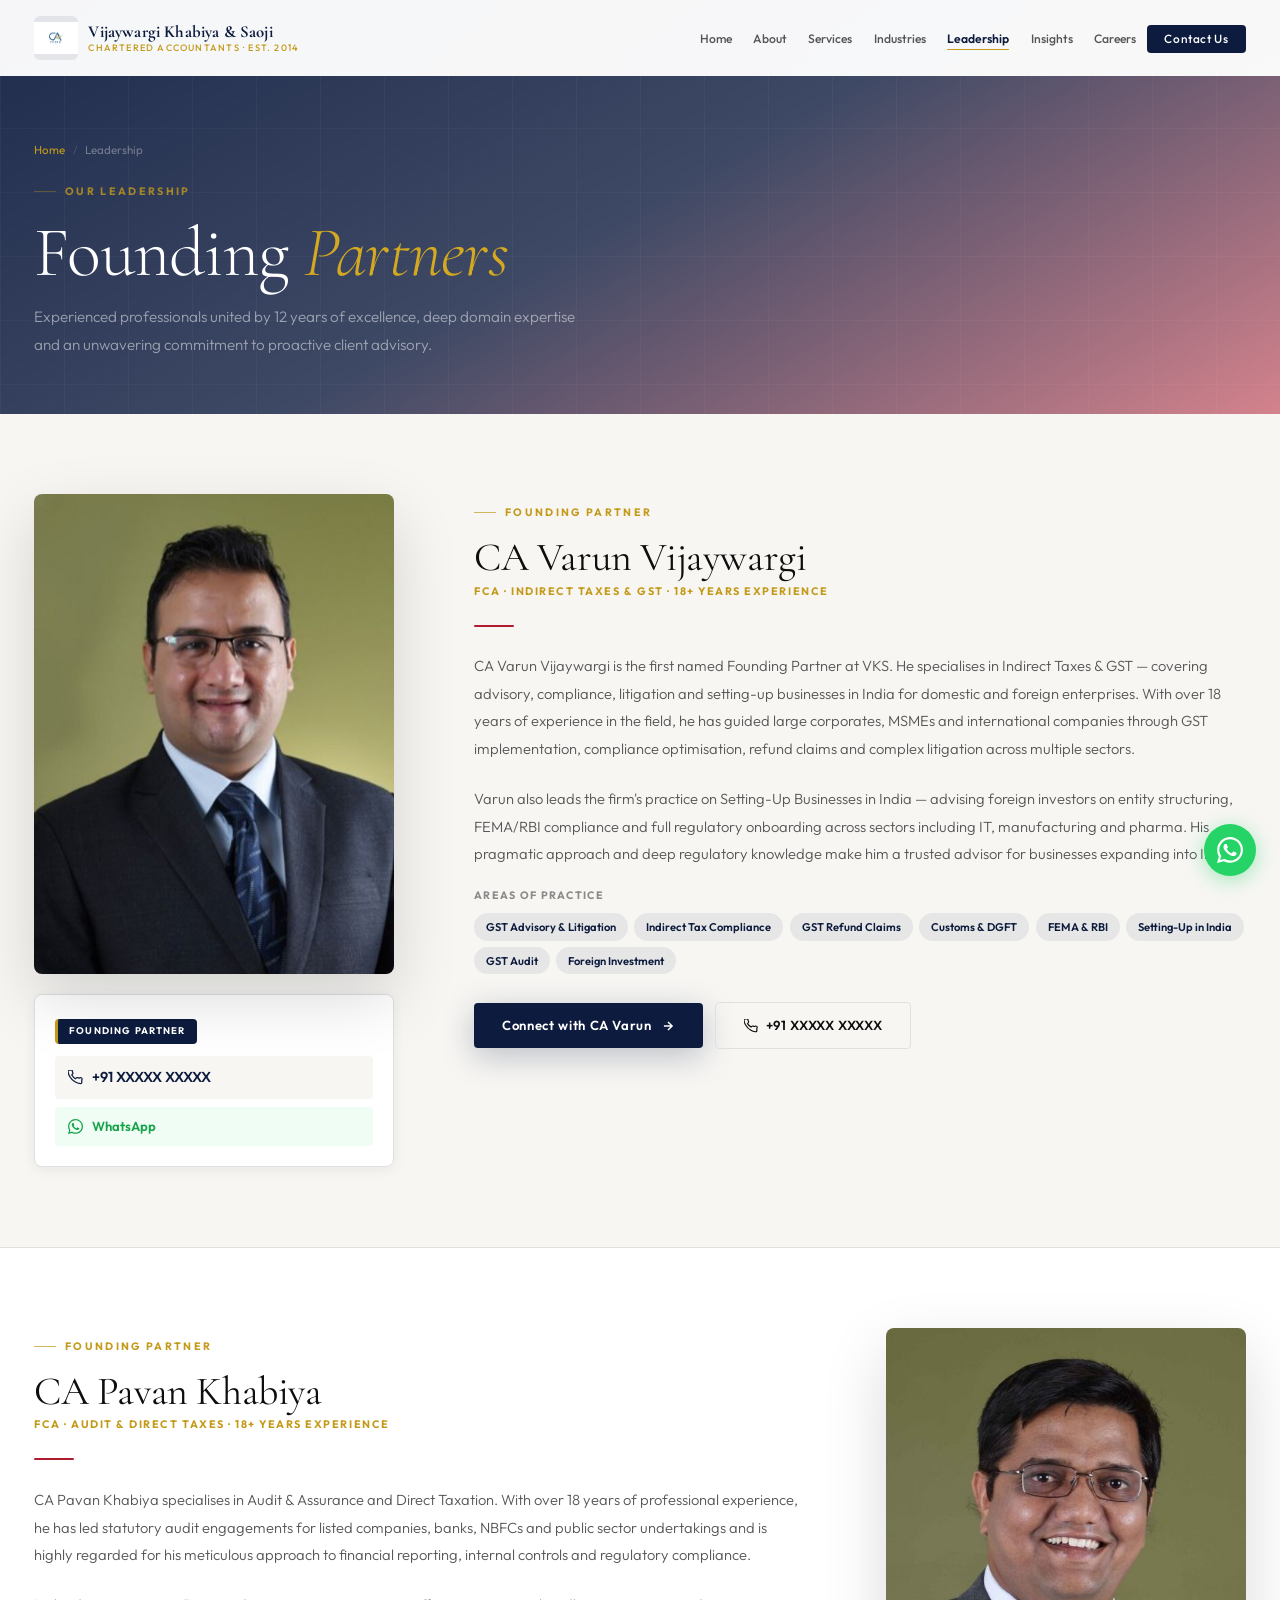
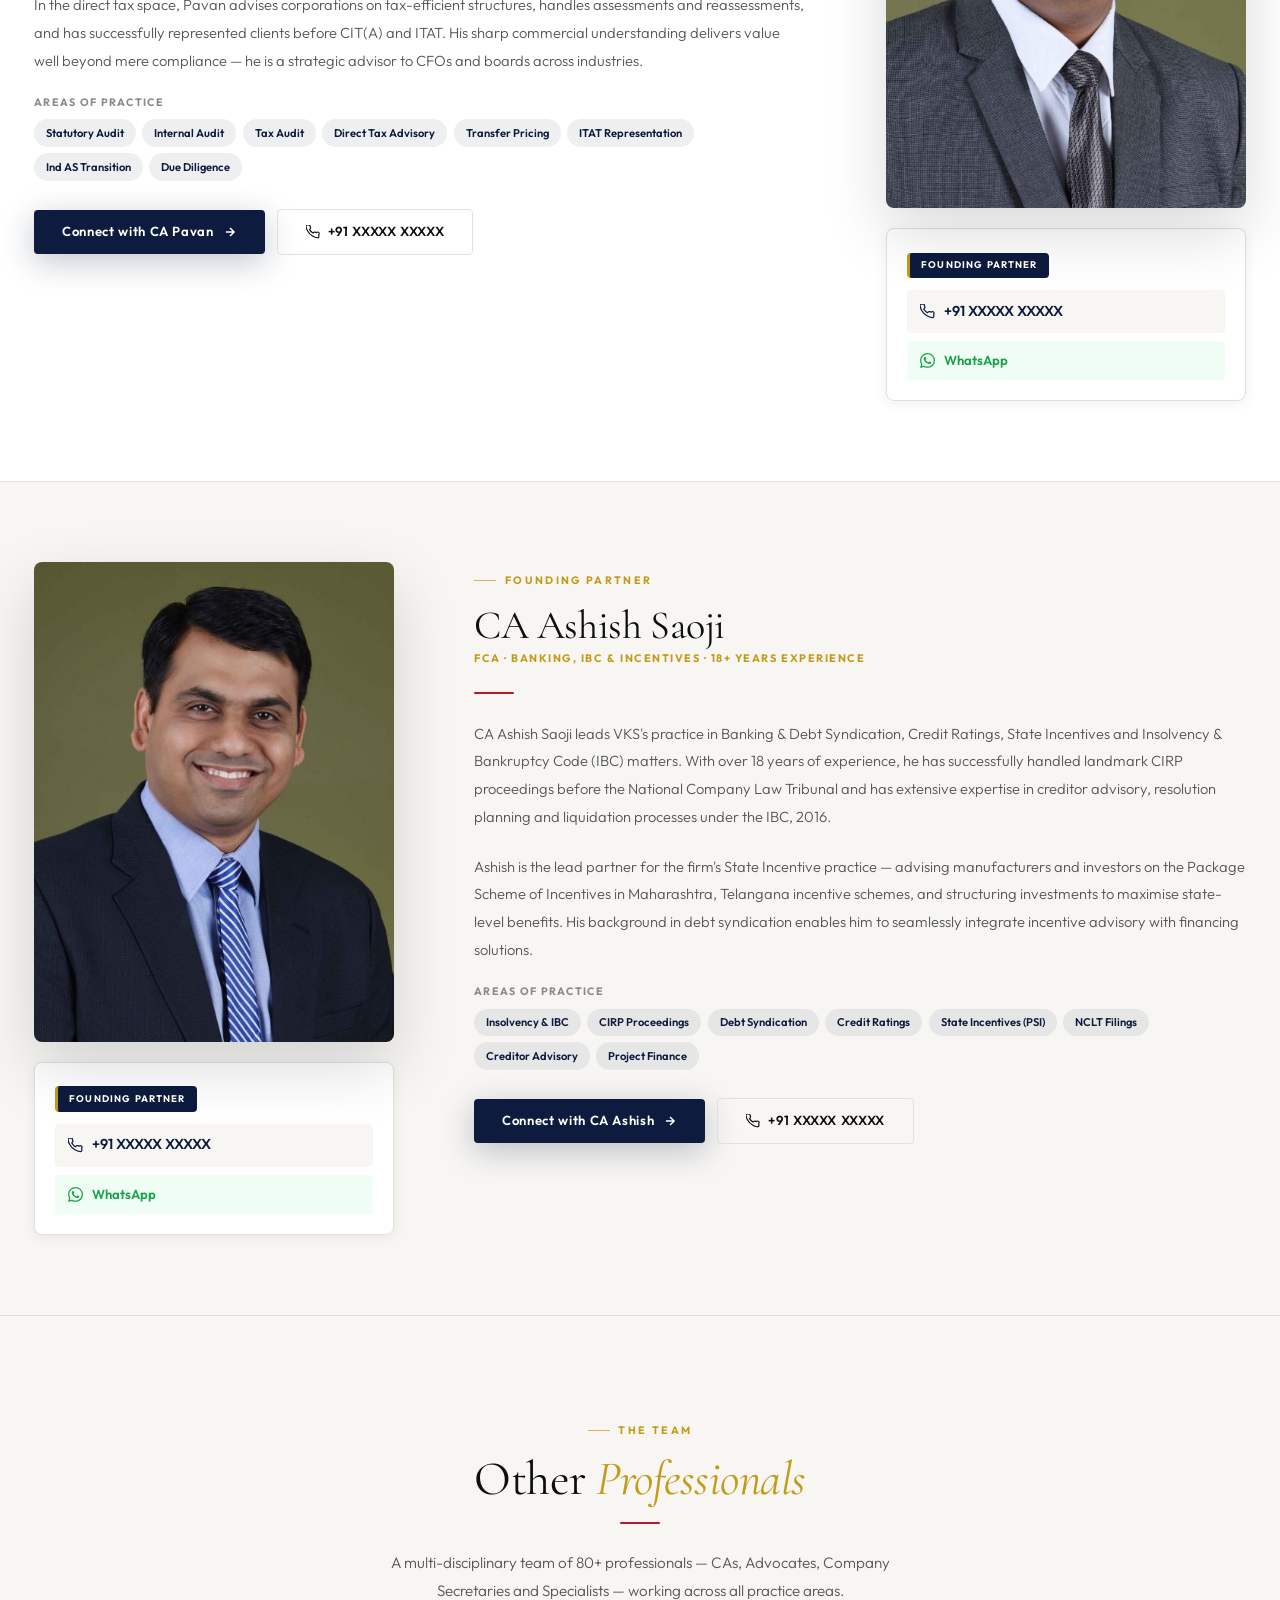
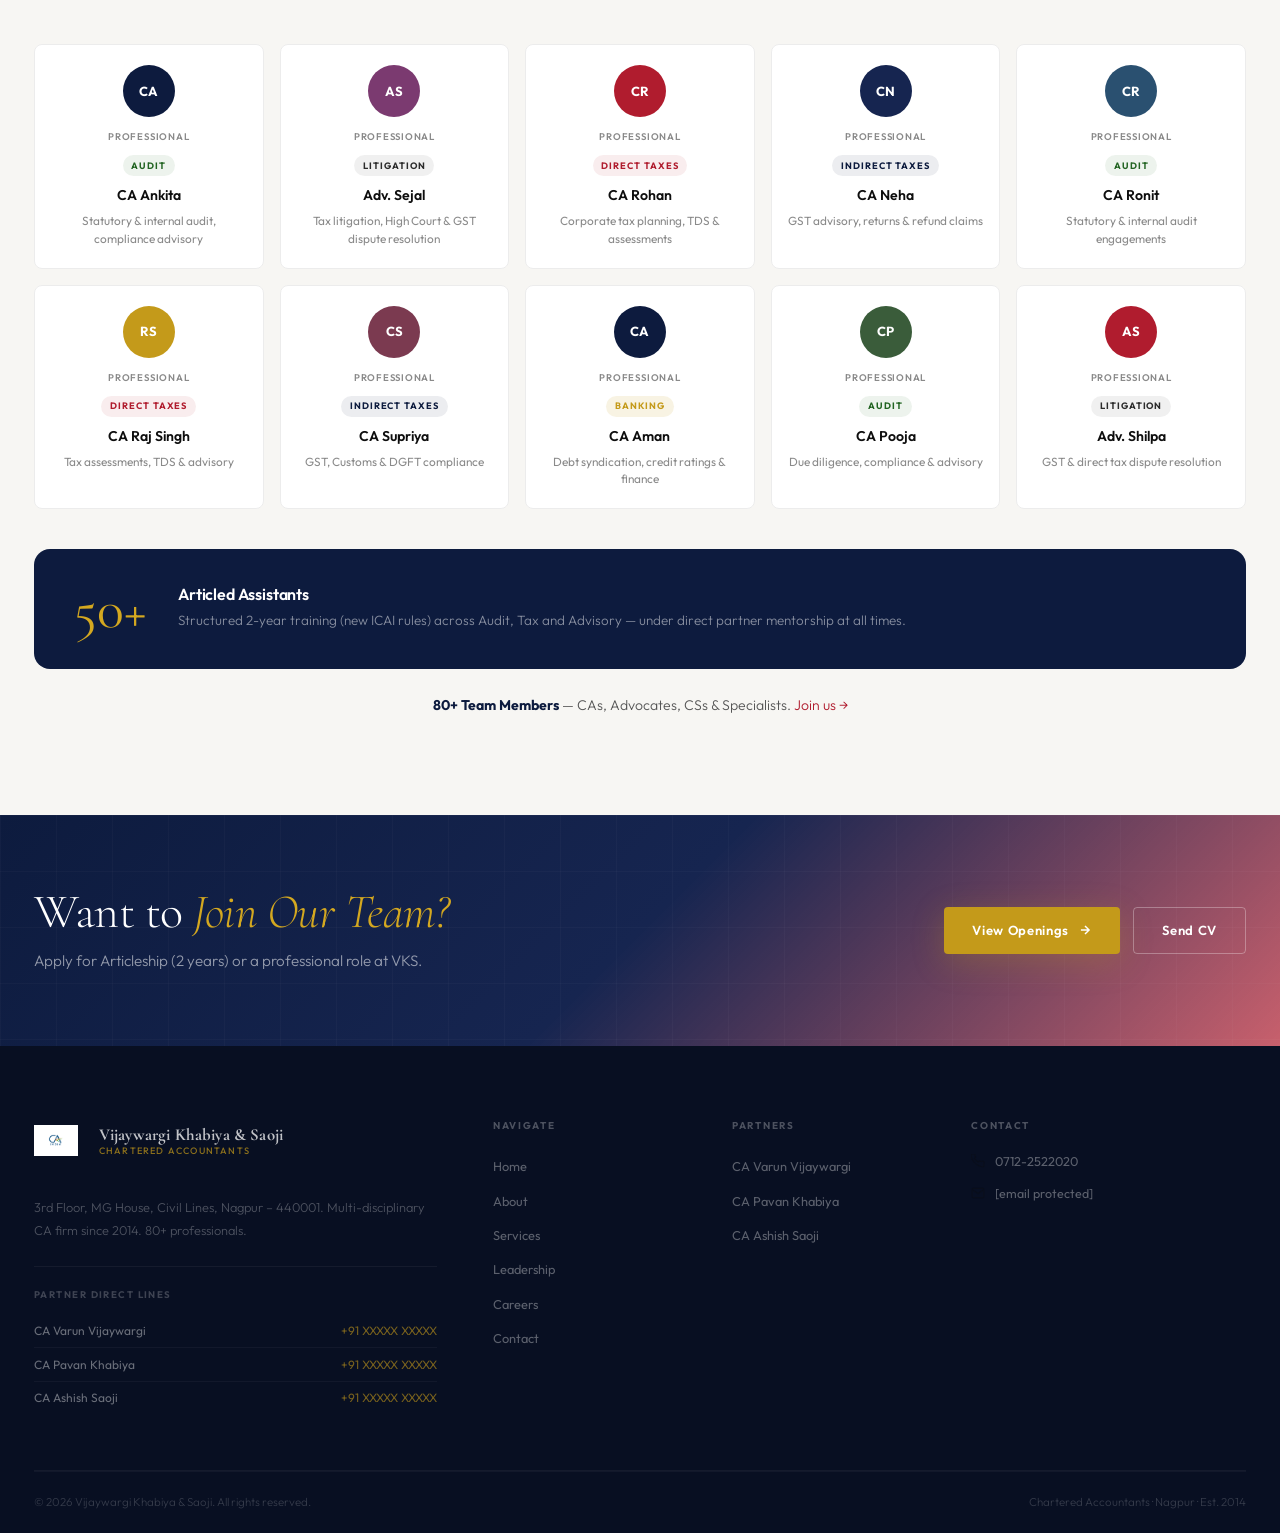
<file: partners.html>
<!DOCTYPE html>
<html lang="en">
<head>
<meta charset="UTF-8"/>
<meta name="viewport" content="width=device-width,initial-scale=1.0"/>
<title>Leadership — Vijaywargi Khabiya &amp; Saoji | Chartered Accountants</title>
<meta name="description" content="Meet the founding partners of VKS — CA Varun Vijaywargi, CA Pavan Khabiya and CA Ashish Saoji — and our wider team of 80+ professionals."/>
<link rel="preconnect" href="https://fonts.googleapis.com"/>
<link rel="preconnect" href="https://fonts.gstatic.com" crossorigin/>
<link rel="stylesheet" href="https://fonts.googleapis.com/css2?family=Cormorant+Garamond:ital,wght@0,400;0,500;0,600;0,700;1,400;1,600&family=Outfit:wght@300;400;500;600;700&display=swap"/>
<link rel="stylesheet" href="style.css"/>
<style>
.careers-inner{display:grid;grid-template-columns:1fr 1fr;gap:4rem;align-items:center}
.career-num{font-family:'Cormorant Garamond',serif;font-size:2rem;font-weight:300;color:var(--gold);opacity:.5;line-height:1;flex-shrink:0;min-width:2.5rem}
.career-item{display:flex;align-items:flex-start;gap:1.25rem;padding:1rem 0;border-bottom:1px solid rgba(255,255,255,.06)}
.career-item:last-child{border:none}
.career-item h4{font-size:.9rem;font-weight:600;color:var(--white);margin-bottom:.25rem}
.career-item p{font-size:.82rem;color:rgba(255,255,255,.45)}
.careers{background:linear-gradient(135deg,var(--navy) 0%,var(--navy2) 60%,rgba(176,28,46,.5) 100%);padding:88px 0;position:relative;overflow:hidden}
.careers::before{content:'';position:absolute;inset:0;background-image:linear-gradient(rgba(255,255,255,.02) 1px,transparent 1px),linear-gradient(90deg,rgba(255,255,255,.02) 1px,transparent 1px);background-size:60px 60px}
@media(max-width:900px){.careers-inner{grid-template-columns:1fr;gap:3rem}}
</style>
</head>
<body>

<!-- NAV -->
<nav class="nav">
  <div class="container nav-inner">
    <a href="index.html" class="logo">
      <img src="images/logo.jpg" alt="CA India Logo" class="logo-img"/>
      <div class="logo-text">
        <span class="logo-firm">Vijaywargi Khabiya &amp; Saoji</span>
        <span class="logo-tag">Chartered Accountants · Est. 2014</span>
      </div>
    </a>
    <ul class="nav-links">
      <li><a href="index.html">Home</a></li>
      <li><a href="about.html">About</a></li>
      <li><a href="services.html">Services</a></li>
      <li><a href="industries.html">Industries</a></li>
      <li><a href="partners.html">Leadership</a></li>
      <li><a href="publications.html">Insights</a></li>
      <li><a href="careers.html">Careers</a></li>
      <li><a href="contact.html" class="nav-cta-btn">Contact Us</a></li>
    </ul>
    <button class="ham" aria-label="Menu"><span></span><span></span><span></span></button>
  </div>
</nav>
<div class="drawer">
  <a href="index.html">Home</a><a href="about.html">About</a><a href="services.html">Services</a>
  <a href="industries.html">Industries</a><a href="partners.html">Leadership</a>
  <a href="publications.html">Insights</a><a href="careers.html">Careers</a>
  <a href="contact.html">Contact →</a>
</div>

<!-- PAGE HEADER -->
<div class="ph">
  <div class="container ph-inner">
    <div class="breadcrumb"><a href="index.html">Home</a><span>/</span>Leadership</div>
    <span class="eyebrow">Our Leadership</span>
    <h1>Founding <em>Partners</em></h1>
    <p style="max-width:560px;margin-top:.75rem">Experienced professionals united by 12 years of excellence, deep domain expertise and an unwavering commitment to proactive client advisory.</p>
  </div>
</div>

<!-- ══ CA VARUN VIJAYWARGI ══ -->
<section class="partner-feature" id="varun">
  <div class="container">
    <div class="pf-layout">
      <!-- STICKY LEFT -->
      <div class="pf-img-col">
        <div class="pf-sticky">
          <img src="images/varun.jpg" alt="CA Varun Vijaywargi" class="pf-img rv-scale" loading="lazy"/>
          <div class="pf-card">
            <div class="pf-badge">Founding Partner</div>
            <a href="tel:+91XXXXXXXXXX" class="pf-mobile-link">
              <svg width="15" height="15" viewBox="0 0 24 24" fill="none" stroke="currentColor" stroke-width="2"><path d="M22 16.92v3a2 2 0 01-2.18 2 19.79 19.79 0 01-8.63-3.07A19.5 19.5 0 013.07 10.8a19.79 19.79 0 01-3.07-8.68A2 2 0 012 0h3a2 2 0 012 1.72 12.84 12.84 0 00.7 2.81 2 2 0 01-.45 2.11L6.09 7.91a16 16 0 006 6l1.27-1.27a2 2 0 012.11-.45 12.84 12.84 0 002.81.7A2 2 0 0122 16z"/></svg>
              +91 XXXXX XXXXX
            </a>
            <a href="https://wa.me/91XXXXXXXXXX" class="pf-wa-link" target="_blank" rel="noopener">
              <svg width="15" height="15" viewBox="0 0 24 24" fill="currentColor"><path d="M17.472 14.382c-.297-.149-1.758-.867-2.03-.967-.273-.099-.471-.148-.67.15-.197.297-.767.966-.94 1.164-.173.199-.347.223-.644.075-.297-.15-1.255-.463-2.39-1.475-.883-.788-1.48-1.761-1.653-2.059-.173-.297-.018-.458.13-.606.134-.133.298-.347.446-.52.149-.174.198-.298.298-.497.099-.198.05-.371-.025-.52-.075-.149-.669-1.612-.916-2.207-.242-.579-.487-.5-.669-.51-.173-.008-.371-.01-.57-.01-.198 0-.52.074-.792.372-.272.297-1.04 1.016-1.04 2.479 0 1.462 1.065 2.875 1.213 3.074.149.198 2.096 3.2 5.077 4.487.709.306 1.262.489 1.694.625.712.227 1.36.195 1.871.118.571-.085 1.758-.719 2.006-1.413.248-.694.248-1.289.173-1.413-.074-.124-.272-.198-.57-.347m-5.421 7.403h-.004a9.87 9.87 0 01-5.031-1.378l-.361-.214-3.741.982.998-3.648-.235-.374a9.86 9.86 0 01-1.51-5.26c.001-5.45 4.436-9.884 9.888-9.884 2.64 0 5.122 1.03 6.988 2.898a9.825 9.825 0 012.893 6.994c-.003 5.45-4.437 9.884-9.885 9.884m8.413-18.297A11.815 11.815 0 0012.05 0C5.495 0 .16 5.335.157 11.892c0 2.096.547 4.142 1.588 5.945L.057 24l6.305-1.654a11.882 11.882 0 005.683 1.448h.005c6.554 0 11.89-5.335 11.893-11.893a11.821 11.821 0 00-3.48-8.413z"/></svg>
              WhatsApp
            </a>
          </div>
        </div>
      </div>
      <!-- CONTENT RIGHT -->
      <div class="pf-content">
        <span class="eyebrow rv">Founding Partner</span>
        <h2 class="pf-name rv rv-d1">CA Varun Vijaywargi</h2>
        <div class="pf-spec rv rv-d1">FCA · Indirect Taxes &amp; GST · 18+ Years Experience</div>
        <div class="rule rv rv-d2"></div>
        <p class="pf-bio rv rv-d2">CA Varun Vijaywargi is the first named Founding Partner at VKS. He specialises in Indirect Taxes &amp; GST — covering advisory, compliance, litigation and setting-up businesses in India for domestic and foreign enterprises. With over 18 years of experience in the field, he has guided large corporates, MSMEs and international companies through GST implementation, compliance optimisation, refund claims and complex litigation across multiple sectors.</p>
        <p class="pf-bio rv rv-d2">Varun also leads the firm's practice on Setting-Up Businesses in India — advising foreign investors on entity structuring, FEMA/RBI compliance and full regulatory onboarding across sectors including IT, manufacturing and pharma. His pragmatic approach and deep regulatory knowledge make him a trusted advisor for businesses expanding into India.</p>
        <div class="pf-areas rv rv-d3">
          <h4>Areas of Practice</h4>
          <div class="pf-tags">
            <span class="pf-tag">GST Advisory &amp; Litigation</span>
            <span class="pf-tag">Indirect Tax Compliance</span>
            <span class="pf-tag">GST Refund Claims</span>
            <span class="pf-tag">Customs &amp; DGFT</span>
            <span class="pf-tag">FEMA &amp; RBI</span>
            <span class="pf-tag">Setting-Up in India</span>
            <span class="pf-tag">GST Audit</span>
            <span class="pf-tag">Foreign Investment</span>
          </div>
        </div>
        <div class="rv rv-d3" style="display:flex;gap:.75rem;flex-wrap:wrap;align-items:center">
          <a href="contact.html" class="btn btn-navy">Connect with CA Varun <svg class="arr" viewBox="0 0 24 24" fill="none" stroke="currentColor" stroke-width="2.5"><path d="M5 12h14M12 5l7 7-7 7"/></svg></a>
          <a href="tel:+91XXXXXXXXXX" class="btn btn-outline" style="gap:.5rem">
            <svg width="14" height="14" viewBox="0 0 24 24" fill="none" stroke="currentColor" stroke-width="2"><path d="M22 16.92v3a2 2 0 01-2.18 2 19.79 19.79 0 01-8.63-3.07A19.5 19.5 0 013.07 10.8a19.79 19.79 0 01-3.07-8.68A2 2 0 012 0h3a2 2 0 012 1.72 12.84 12.84 0 00.7 2.81 2 2 0 01-.45 2.11L6.09 7.91a16 16 0 006 6l1.27-1.27a2 2 0 012.11-.45 12.84 12.84 0 002.81.7A2 2 0 0122 16z"/></svg>
            +91 XXXXX XXXXX
          </a>
        </div>
      </div>
    </div>
  </div>
</section>

<!-- ══ CA PAVAN KHABIYA ══ -->
<section class="partner-feature" id="pavan">
  <div class="container">
    <div class="pf-layout flip">
      <div class="pf-img-col">
        <div class="pf-sticky">
          <img src="images/pavan.jpg" alt="CA Pavan Khabiya" class="pf-img rv-scale" loading="lazy"/>
          <div class="pf-card">
            <div class="pf-badge">Founding Partner</div>
            <a href="tel:+91XXXXXXXXXX" class="pf-mobile-link">
              <svg width="15" height="15" viewBox="0 0 24 24" fill="none" stroke="currentColor" stroke-width="2"><path d="M22 16.92v3a2 2 0 01-2.18 2 19.79 19.79 0 01-8.63-3.07A19.5 19.5 0 013.07 10.8a19.79 19.79 0 01-3.07-8.68A2 2 0 012 0h3a2 2 0 012 1.72 12.84 12.84 0 00.7 2.81 2 2 0 01-.45 2.11L6.09 7.91a16 16 0 006 6l1.27-1.27a2 2 0 012.11-.45 12.84 12.84 0 002.81.7A2 2 0 0122 16z"/></svg>
              +91 XXXXX XXXXX
            </a>
            <a href="https://wa.me/91XXXXXXXXXX" class="pf-wa-link" target="_blank" rel="noopener">
              <svg width="15" height="15" viewBox="0 0 24 24" fill="currentColor"><path d="M17.472 14.382c-.297-.149-1.758-.867-2.03-.967-.273-.099-.471-.148-.67.15-.197.297-.767.966-.94 1.164-.173.199-.347.223-.644.075-.297-.15-1.255-.463-2.39-1.475-.883-.788-1.48-1.761-1.653-2.059-.173-.297-.018-.458.13-.606.134-.133.298-.347.446-.52.149-.174.198-.298.298-.497.099-.198.05-.371-.025-.52-.075-.149-.669-1.612-.916-2.207-.242-.579-.487-.5-.669-.51-.173-.008-.371-.01-.57-.01-.198 0-.52.074-.792.372-.272.297-1.04 1.016-1.04 2.479 0 1.462 1.065 2.875 1.213 3.074.149.198 2.096 3.2 5.077 4.487.709.306 1.262.489 1.694.625.712.227 1.36.195 1.871.118.571-.085 1.758-.719 2.006-1.413.248-.694.248-1.289.173-1.413-.074-.124-.272-.198-.57-.347m-5.421 7.403h-.004a9.87 9.87 0 01-5.031-1.378l-.361-.214-3.741.982.998-3.648-.235-.374a9.86 9.86 0 01-1.51-5.26c.001-5.45 4.436-9.884 9.888-9.884 2.64 0 5.122 1.03 6.988 2.898a9.825 9.825 0 012.893 6.994c-.003 5.45-4.437 9.884-9.885 9.884m8.413-18.297A11.815 11.815 0 0012.05 0C5.495 0 .16 5.335.157 11.892c0 2.096.547 4.142 1.588 5.945L.057 24l6.305-1.654a11.882 11.882 0 005.683 1.448h.005c6.554 0 11.89-5.335 11.893-11.893a11.821 11.821 0 00-3.48-8.413z"/></svg>
              WhatsApp
            </a>
          </div>
        </div>
      </div>
      <div class="pf-content">
        <span class="eyebrow rv">Founding Partner</span>
        <h2 class="pf-name rv rv-d1">CA Pavan Khabiya</h2>
        <div class="pf-spec rv rv-d1">FCA · Audit &amp; Direct Taxes · 18+ Years Experience</div>
        <div class="rule rv rv-d2"></div>
        <p class="pf-bio rv rv-d2">CA Pavan Khabiya specialises in Audit &amp; Assurance and Direct Taxation. With over 18 years of professional experience, he has led statutory audit engagements for listed companies, banks, NBFCs and public sector undertakings and is highly regarded for his meticulous approach to financial reporting, internal controls and regulatory compliance.</p>
        <p class="pf-bio rv rv-d2">In the direct tax space, Pavan advises corporations on tax-efficient structures, handles assessments and reassessments, and has successfully represented clients before CIT(A) and ITAT. His sharp commercial understanding delivers value well beyond mere compliance — he is a strategic advisor to CFOs and boards across industries.</p>
        <div class="pf-areas rv rv-d3">
          <h4>Areas of Practice</h4>
          <div class="pf-tags">
            <span class="pf-tag">Statutory Audit</span>
            <span class="pf-tag">Internal Audit</span>
            <span class="pf-tag">Tax Audit</span>
            <span class="pf-tag">Direct Tax Advisory</span>
            <span class="pf-tag">Transfer Pricing</span>
            <span class="pf-tag">ITAT Representation</span>
            <span class="pf-tag">Ind AS Transition</span>
            <span class="pf-tag">Due Diligence</span>
          </div>
        </div>
        <div class="rv rv-d3" style="display:flex;gap:.75rem;flex-wrap:wrap;align-items:center">
          <a href="contact.html" class="btn btn-navy">Connect with CA Pavan <svg class="arr" viewBox="0 0 24 24" fill="none" stroke="currentColor" stroke-width="2.5"><path d="M5 12h14M12 5l7 7-7 7"/></svg></a>
          <a href="tel:+91XXXXXXXXXX" class="btn btn-outline" style="gap:.5rem">
            <svg width="14" height="14" viewBox="0 0 24 24" fill="none" stroke="currentColor" stroke-width="2"><path d="M22 16.92v3a2 2 0 01-2.18 2 19.79 19.79 0 01-8.63-3.07A19.5 19.5 0 013.07 10.8a19.79 19.79 0 01-3.07-8.68A2 2 0 012 0h3a2 2 0 012 1.72 12.84 12.84 0 00.7 2.81 2 2 0 01-.45 2.11L6.09 7.91a16 16 0 006 6l1.27-1.27a2 2 0 012.11-.45 12.84 12.84 0 002.81.7A2 2 0 0122 16z"/></svg>
            +91 XXXXX XXXXX
          </a>
        </div>
      </div>
    </div>
  </div>
</section>

<!-- ══ CA ASHISH SAOJI ══ -->
<section class="partner-feature" id="ashish">
  <div class="container">
    <div class="pf-layout">
      <div class="pf-img-col">
        <div class="pf-sticky">
          <img src="images/ashish.jpg" alt="CA Ashish Saoji" class="pf-img rv-scale" loading="lazy"/>
          <div class="pf-card">
            <div class="pf-badge">Founding Partner</div>
            <a href="tel:+91XXXXXXXXXX" class="pf-mobile-link">
              <svg width="15" height="15" viewBox="0 0 24 24" fill="none" stroke="currentColor" stroke-width="2"><path d="M22 16.92v3a2 2 0 01-2.18 2 19.79 19.79 0 01-8.63-3.07A19.5 19.5 0 013.07 10.8a19.79 19.79 0 01-3.07-8.68A2 2 0 012 0h3a2 2 0 012 1.72 12.84 12.84 0 00.7 2.81 2 2 0 01-.45 2.11L6.09 7.91a16 16 0 006 6l1.27-1.27a2 2 0 012.11-.45 12.84 12.84 0 002.81.7A2 2 0 0122 16z"/></svg>
              +91 XXXXX XXXXX
            </a>
            <a href="https://wa.me/91XXXXXXXXXX" class="pf-wa-link" target="_blank" rel="noopener">
              <svg width="15" height="15" viewBox="0 0 24 24" fill="currentColor"><path d="M17.472 14.382c-.297-.149-1.758-.867-2.03-.967-.273-.099-.471-.148-.67.15-.197.297-.767.966-.94 1.164-.173.199-.347.223-.644.075-.297-.15-1.255-.463-2.39-1.475-.883-.788-1.48-1.761-1.653-2.059-.173-.297-.018-.458.13-.606.134-.133.298-.347.446-.52.149-.174.198-.298.298-.497.099-.198.05-.371-.025-.52-.075-.149-.669-1.612-.916-2.207-.242-.579-.487-.5-.669-.51-.173-.008-.371-.01-.57-.01-.198 0-.52.074-.792.372-.272.297-1.04 1.016-1.04 2.479 0 1.462 1.065 2.875 1.213 3.074.149.198 2.096 3.2 5.077 4.487.709.306 1.262.489 1.694.625.712.227 1.36.195 1.871.118.571-.085 1.758-.719 2.006-1.413.248-.694.248-1.289.173-1.413-.074-.124-.272-.198-.57-.347m-5.421 7.403h-.004a9.87 9.87 0 01-5.031-1.378l-.361-.214-3.741.982.998-3.648-.235-.374a9.86 9.86 0 01-1.51-5.26c.001-5.45 4.436-9.884 9.888-9.884 2.64 0 5.122 1.03 6.988 2.898a9.825 9.825 0 012.893 6.994c-.003 5.45-4.437 9.884-9.885 9.884m8.413-18.297A11.815 11.815 0 0012.05 0C5.495 0 .16 5.335.157 11.892c0 2.096.547 4.142 1.588 5.945L.057 24l6.305-1.654a11.882 11.882 0 005.683 1.448h.005c6.554 0 11.89-5.335 11.893-11.893a11.821 11.821 0 00-3.48-8.413z"/></svg>
              WhatsApp
            </a>
          </div>
        </div>
      </div>
      <div class="pf-content">
        <span class="eyebrow rv">Founding Partner</span>
        <h2 class="pf-name rv rv-d1">CA Ashish Saoji</h2>
        <div class="pf-spec rv rv-d1">FCA · Banking, IBC &amp; Incentives · 18+ Years Experience</div>
        <div class="rule rv rv-d2"></div>
        <p class="pf-bio rv rv-d2">CA Ashish Saoji leads VKS's practice in Banking &amp; Debt Syndication, Credit Ratings, State Incentives and Insolvency &amp; Bankruptcy Code (IBC) matters. With over 18 years of experience, he has successfully handled landmark CIRP proceedings before the National Company Law Tribunal and has extensive expertise in creditor advisory, resolution planning and liquidation processes under the IBC, 2016.</p>
        <p class="pf-bio rv rv-d2">Ashish is the lead partner for the firm's State Incentive practice — advising manufacturers and investors on the Package Scheme of Incentives in Maharashtra, Telangana incentive schemes, and structuring investments to maximise state-level benefits. His background in debt syndication enables him to seamlessly integrate incentive advisory with financing solutions.</p>
        <div class="pf-areas rv rv-d3">
          <h4>Areas of Practice</h4>
          <div class="pf-tags">
            <span class="pf-tag">Insolvency &amp; IBC</span>
            <span class="pf-tag">CIRP Proceedings</span>
            <span class="pf-tag">Debt Syndication</span>
            <span class="pf-tag">Credit Ratings</span>
            <span class="pf-tag">State Incentives (PSI)</span>
            <span class="pf-tag">NCLT Filings</span>
            <span class="pf-tag">Creditor Advisory</span>
            <span class="pf-tag">Project Finance</span>
          </div>
        </div>
        <div class="rv rv-d3" style="display:flex;gap:.75rem;flex-wrap:wrap;align-items:center">
          <a href="contact.html" class="btn btn-navy">Connect with CA Ashish <svg class="arr" viewBox="0 0 24 24" fill="none" stroke="currentColor" stroke-width="2.5"><path d="M5 12h14M12 5l7 7-7 7"/></svg></a>
          <a href="tel:+91XXXXXXXXXX" class="btn btn-outline" style="gap:.5rem">
            <svg width="14" height="14" viewBox="0 0 24 24" fill="none" stroke="currentColor" stroke-width="2"><path d="M22 16.92v3a2 2 0 01-2.18 2 19.79 19.79 0 01-8.63-3.07A19.5 19.5 0 013.07 10.8a19.79 19.79 0 01-3.07-8.68A2 2 0 012 0h3a2 2 0 012 1.72 12.84 12.84 0 00.7 2.81 2 2 0 01-.45 2.11L6.09 7.91a16 16 0 006 6l1.27-1.27a2 2 0 012.11-.45 12.84 12.84 0 002.81.7A2 2 0 0122 16z"/></svg>
            +91 XXXXX XXXXX
          </a>
        </div>
      </div>
    </div>
  </div>
</section>

<!-- ══ OTHER PROFESSIONALS ══ -->
<section class="pad" style="background:var(--surf)">
  <div class="container">
    <div class="rv tc">
      <span class="eyebrow" style="justify-content:center">The Team</span>
      <h2>Other <em style="color:var(--gold)">Professionals</em></h2>
      <div class="rule c"></div>
      <p style="max-width:540px;margin:0 auto">A multi-disciplinary team of 80+ professionals — CAs, Advocates, Company Secretaries and Specialists — working across all practice areas.</p>
    </div>
    <div class="team-full">
      <div class="tm-card rv rv-d1">
        <div class="tm-av" style="background:var(--navy)">CA</div>
        <div class="tm-prof">Professional</div>
        <div class="tm-badge db-audit">Audit</div>
        <div class="tm-name">CA Ankita</div>
        <div class="tm-spec">Statutory &amp; internal audit, compliance advisory</div>
      </div>
      <div class="tm-card rv rv-d2">
        <div class="tm-av" style="background:#7b3a70">AS</div>
        <div class="tm-prof">Professional</div>
        <div class="tm-badge db-lit">Litigation</div>
        <div class="tm-name">Adv. Sejal</div>
        <div class="tm-spec">Tax litigation, High Court &amp; GST dispute resolution</div>
      </div>
      <div class="tm-card rv rv-d3">
        <div class="tm-av" style="background:var(--red)">CR</div>
        <div class="tm-prof">Professional</div>
        <div class="tm-badge db-direct">Direct Taxes</div>
        <div class="tm-name">CA Rohan</div>
        <div class="tm-spec">Corporate tax planning, TDS &amp; assessments</div>
      </div>
      <div class="tm-card rv rv-d1">
        <div class="tm-av" style="background:var(--navy2)">CN</div>
        <div class="tm-prof">Professional</div>
        <div class="tm-badge db-gst">Indirect Taxes</div>
        <div class="tm-name">CA Neha</div>
        <div class="tm-spec">GST advisory, returns &amp; refund claims</div>
      </div>
      <div class="tm-card rv rv-d2">
        <div class="tm-av" style="background:#2a5070">CR</div>
        <div class="tm-prof">Professional</div>
        <div class="tm-badge db-audit">Audit</div>
        <div class="tm-name">CA Ronit</div>
        <div class="tm-spec">Statutory &amp; internal audit engagements</div>
      </div>
      <div class="tm-card rv rv-d3">
        <div class="tm-av" style="background:var(--gold)">RS</div>
        <div class="tm-prof">Professional</div>
        <div class="tm-badge db-direct">Direct Taxes</div>
        <div class="tm-name">CA Raj Singh</div>
        <div class="tm-spec">Tax assessments, TDS &amp; advisory</div>
      </div>
      <div class="tm-card rv rv-d1">
        <div class="tm-av" style="background:#7b3a50">CS</div>
        <div class="tm-prof">Professional</div>
        <div class="tm-badge db-gst">Indirect Taxes</div>
        <div class="tm-name">CA Supriya</div>
        <div class="tm-spec">GST, Customs &amp; DGFT compliance</div>
      </div>
      <div class="tm-card rv rv-d2">
        <div class="tm-av" style="background:var(--navy)">CA</div>
        <div class="tm-prof">Professional</div>
        <div class="tm-badge db-bank">Banking</div>
        <div class="tm-name">CA Aman</div>
        <div class="tm-spec">Debt syndication, credit ratings &amp; finance</div>
      </div>
      <div class="tm-card rv rv-d3">
        <div class="tm-av" style="background:#3a5c3a">CP</div>
        <div class="tm-prof">Professional</div>
        <div class="tm-badge db-audit">Audit</div>
        <div class="tm-name">CA Pooja</div>
        <div class="tm-spec">Due diligence, compliance &amp; advisory</div>
      </div>
      <div class="tm-card rv rv-d1">
        <div class="tm-av" style="background:var(--red)">AS</div>
        <div class="tm-prof">Professional</div>
        <div class="tm-badge db-lit">Litigation</div>
        <div class="tm-name">Adv. Shilpa</div>
        <div class="tm-spec">GST &amp; direct tax dispute resolution</div>
      </div>
    </div>

    <div class="article-banner rv">
      <div class="ab-num">50+</div>
      <div>
        <h4>Articled Assistants</h4>
        <p>Structured 2-year training (new ICAI rules) across Audit, Tax and Advisory — under direct partner mentorship at all times.</p>
      </div>
    </div>
    <p style="text-align:center;margin-top:1.5rem;font-size:.88rem;color:var(--ink3)" class="rv">
      <strong style="color:var(--navy)">80+ Team Members</strong> — CAs, Advocates, CSs &amp; Specialists.
      <a href="careers.html" style="color:var(--red)">Join us →</a>
    </p>
  </div>
</section>

<!-- CTA -->
<section class="cta-strip">
  <div class="container"><div class="cta-inner">
    <div class="cta-copy rv"><h2>Want to <em>Join Our Team?</em></h2><p>Apply for Articleship (2 years) or a professional role at VKS.</p></div>
    <div class="cta-actions rv rv-d2">
      <a href="careers.html" class="btn btn-gold">View Openings <svg class="arr" viewBox="0 0 24 24" fill="none" stroke="currentColor" stroke-width="2.5"><path d="M5 12h14M12 5l7 7-7 7"/></svg></a>
      <a href="contact.html" class="btn btn-ghost">Send CV</a>
    </div>
  </div></div>
</section>

<!-- FOOTER -->
<footer class="footer">
  <div class="container">
    <div class="footer-top">
      <div>
        <a href="index.html" class="logo" style="margin-bottom:1.1rem;display:inline-flex">
          <img src="images/logo.jpg" alt="Logo" style="width:44px;height:44px;object-fit:contain;flex-shrink:0"/>
          <div class="logo-text" style="margin-left:.65rem">
            <span class="logo-firm" style="color:rgba(255,255,255,.75)">Vijaywargi Khabiya &amp; Saoji</span>
            <span class="logo-tag" style="color:rgba(196,154,26,.7)">Chartered Accountants</span>
          </div>
        </a>
        <p class="ft-desc">3rd Floor, MG House, Civil Lines, Nagpur – 440001. Multi-disciplinary CA firm since 2014. 80+ professionals.</p>
        <div class="ft-partners">
          <h6>Partner Direct Lines</h6>
          <div class="ft-p-item"><span class="ft-p-name">CA Varun Vijaywargi</span><a href="tel:+91XXXXXXXXXX" class="ft-p-num">+91 XXXXX XXXXX</a></div>
          <div class="ft-p-item"><span class="ft-p-name">CA Pavan Khabiya</span><a href="tel:+91XXXXXXXXXX" class="ft-p-num">+91 XXXXX XXXXX</a></div>
          <div class="ft-p-item"><span class="ft-p-name">CA Ashish Saoji</span><a href="tel:+91XXXXXXXXXX" class="ft-p-num">+91 XXXXX XXXXX</a></div>
        </div>
      </div>
      <div class="ft-col"><h5>Navigate</h5><ul><li><a href="index.html">Home</a></li><li><a href="about.html">About</a></li><li><a href="services.html">Services</a></li><li><a href="partners.html">Leadership</a></li><li><a href="careers.html">Careers</a></li><li><a href="contact.html">Contact</a></li></ul></div>
      <div class="ft-col"><h5>Partners</h5><ul><li><a href="#varun">CA Varun Vijaywargi</a></li><li><a href="#pavan">CA Pavan Khabiya</a></li><li><a href="#ashish">CA Ashish Saoji</a></li></ul></div>
      <div class="ft-col"><h5>Contact</h5><div class="ft-contact">
        <div class="ft-ci"><svg width="14" height="14" viewBox="0 0 24 24" fill="none" stroke="currentColor" stroke-width="2"><path d="M22 16.92v3a2 2 0 01-2.18 2 19.79 19.79 0 01-8.63-3.07A19.5 19.5 0 013.07 10.8a19.79 19.79 0 01-3.07-8.68A2 2 0 012 0h3a2 2 0 012 1.72 12.84 12.84 0 00.7 2.81 2 2 0 01-.45 2.11L6.09 7.91a16 16 0 006 6l1.27-1.27a2 2 0 012.11-.45 12.84 12.84 0 002.81.7A2 2 0 0122 16z"/></svg><span><a href="tel:07122522020">0712-2522020</a></span></div>
        <div class="ft-ci"><svg width="14" height="14" viewBox="0 0 24 24" fill="none" stroke="currentColor" stroke-width="2"><path d="M4 4h16c1.1 0 2 .9 2 2v12c0 1.1-.9 2-2 2H4c-1.1 0-2-.9-2-2V6c0-1.1.9-2 2-2z"/><polyline points="22,6 12,13 2,6"/></svg><span><a href="/cdn-cgi/l/email-protection#5930373f36193a382f322a773037"><span class="__cf_email__" data-cfemail="50393e363f103331263b237e393e">[email&#160;protected]</span></a></span></div>
      </div></div>
    </div>
    <div class="footer-bottom"><p>&copy; 2026 Vijaywargi Khabiya &amp; Saoji. All rights reserved.</p><p>Chartered Accountants · Nagpur · Est. 2014</p></div>
  </div>
</footer>

<button class="stt" aria-label="Top"><svg width="15" height="15" viewBox="0 0 24 24" fill="none" stroke="currentColor" stroke-width="2.5"><path d="M18 15l-6-6-6 6"/></svg></button>
<a href="https://wa.me/91XXXXXXXXXX" class="wa-btn" target="_blank" rel="noopener" aria-label="WhatsApp"><span class="wa-tooltip">Chat on WhatsApp</span><svg viewBox="0 0 24 24" fill="white"><path d="M17.472 14.382c-.297-.149-1.758-.867-2.03-.967-.273-.099-.471-.148-.67.15-.197.297-.767.966-.94 1.164-.173.199-.347.223-.644.075-.297-.15-1.255-.463-2.39-1.475-.883-.788-1.48-1.761-1.653-2.059-.173-.297-.018-.458.13-.606.134-.133.298-.347.446-.52.149-.174.198-.298.298-.497.099-.198.05-.371-.025-.52-.075-.149-.669-1.612-.916-2.207-.242-.579-.487-.5-.669-.51-.173-.008-.371-.01-.57-.01-.198 0-.52.074-.792.372-.272.297-1.04 1.016-1.04 2.479 0 1.462 1.065 2.875 1.213 3.074.149.198 2.096 3.2 5.077 4.487.709.306 1.262.489 1.694.625.712.227 1.36.195 1.871.118.571-.085 1.758-.719 2.006-1.413.248-.694.248-1.289.173-1.413-.074-.124-.272-.198-.57-.347m-5.421 7.403h-.004a9.87 9.87 0 01-5.031-1.378l-.361-.214-3.741.982.998-3.648-.235-.374a9.86 9.86 0 01-1.51-5.26c.001-5.45 4.436-9.884 9.888-9.884 2.64 0 5.122 1.03 6.988 2.898a9.825 9.825 0 012.893 6.994c-.003 5.45-4.437 9.884-9.885 9.884m8.413-18.297A11.815 11.815 0 0012.05 0C5.495 0 .16 5.335.157 11.892c0 2.096.547 4.142 1.588 5.945L.057 24l6.305-1.654a11.882 11.882 0 005.683 1.448h.005c6.554 0 11.89-5.335 11.893-11.893a11.821 11.821 0 00-3.48-8.413z"/></svg></a>



<nav class="mob-nav">
  <div class="mob-nav-inner">
    <a href="index.html" class="mob-nav-item">
      <svg viewBox="0 0 24 24" fill="none" stroke="currentColor" stroke-width="2"><path d="M3 9l9-7 9 7v11a2 2 0 01-2 2H5a2 2 0 01-2-2z"/></svg>Home
    </a>
    <a href="services.html" class="mob-nav-item">
      <svg viewBox="0 0 24 24" fill="none" stroke="currentColor" stroke-width="2"><path d="M9 5H7a2 2 0 00-2 2v12a2 2 0 002 2h10a2 2 0 002-2V7a2 2 0 00-2-2h-2M9 5a2 2 0 002 2h2a2 2 0 002-2M9 5a2 2 0 012-2h2a2 2 0 012 2"/></svg>Services
    </a>
    <a href="partners.html" class="mob-nav-item active">
      <svg viewBox="0 0 24 24" fill="none" stroke="currentColor" stroke-width="2"><path d="M17 21v-2a4 4 0 00-4-4H5a4 4 0 00-4 4v2"/><circle cx="9" cy="7" r="4"/><path d="M23 21v-2a4 4 0 00-3-3.87"/><path d="M16 3.13a4 4 0 010 7.75"/></svg>Team
    </a>
    <a href="careers.html" class="mob-nav-item">
      <svg viewBox="0 0 24 24" fill="none" stroke="currentColor" stroke-width="2"><rect x="2" y="7" width="20" height="14" rx="2"/><path d="M16 7V5a2 2 0 00-2-2h-4a2 2 0 00-2 2v2"/></svg>Careers
    </a>
    <a href="contact.html" class="mob-nav-item">
      <svg viewBox="0 0 24 24" fill="none" stroke="currentColor" stroke-width="2"><path d="M22 16.92v3a2 2 0 01-2.18 2 19.79 19.79 0 01-8.63-3.07A19.5 19.5 0 013.07 10.8a19.79 19.79 0 01-3.07-8.68A2 2 0 012 0h3a2 2 0 012 1.72c.128.96.341 1.903.637 2.822a2 2 0 01-.45 2.109L6.09 7.91a16 16 0 006 6l1.27-1.27a2 2 0 012.11-.45c.92.296 1.86.51 2.82.637A2 2 0 0122 16.92z"/></svg>Contact
    </a>
  </div>
</nav>
<script src="main.js"></script>
</body>
</html>
</file>
<file: style.css>
/* ============================================================
   VK&S — Premium Design System v4 | 2026
   Ultra-Premium Corporate · Navy · Gold · Red
   ============================================================ */
@import url('https://fonts.googleapis.com/css2?family=Cormorant+Garamond:ital,wght@0,300;0,400;0,500;0,600;1,300;1,400;1,600&family=Outfit:wght@300;400;500;600;700&display=swap');

/* ── TOKENS ── */
:root {
  --navy:     #0d1b3e;
  --navy2:    #162550;
  --navy3:    #1e306a;
  --red:      #b01c2e;
  --red2:     #8f1624;
  --gold:     #c49a1a;
  --gold2:    #d4a820;
  --gold3:    #e8bf50;
  --gold-lt:  #fdf4dc;
  --gold-bg:  #faf6e8;
  --ink:      #0e0e0e;
  --ink2:     #2c2c2c;
  --ink3:     #555;
  --ink4:     #8a8a8a;
  --line:     #e0e0e0;
  --line2:    #ececec;
  --surf:     #f7f6f3;
  --surf2:    #f0ede6;
  --white:    #ffffff;
  --nav-h:    76px;
  --ease:     cubic-bezier(0.16,1,0.3,1);
  --ease2:    cubic-bezier(0.34,1.56,0.64,1);
  --t:        0.42s;
  --tf:       0.18s;
  --r:        8px;
  --rs:       4px;
  --rl:       16px;
  --sh-sm:    0 2px 14px rgba(0,0,0,.07);
  --sh-md:    0 8px 36px rgba(0,0,0,.12);
  --sh-lg:    0 24px 64px rgba(0,0,0,.15);
  --sh-gold:  0 8px 32px rgba(196,154,26,.25);
  --sh-navy:  0 8px 32px rgba(13,27,62,.25);
}

/* ── RESET ── */
*,*::before,*::after{box-sizing:border-box;margin:0;padding:0}
html{scroll-behavior:smooth;-webkit-font-smoothing:antialiased;-moz-osx-font-smoothing:grayscale}
body{font-family:'Outfit',system-ui,sans-serif;color:var(--ink);background:var(--white);overflow-x:hidden;line-height:1.65}
img{max-width:100%;height:auto;display:block}
a{text-decoration:none;color:inherit}
ul{list-style:none}
button{cursor:pointer;border:none;background:none;font-family:inherit}
input,textarea,select{font-family:inherit}

/* ── TYPE SCALE ── */
h1,h2,h3,h4{font-family:'Cormorant Garamond',Georgia,serif;line-height:1.08;letter-spacing:-.01em;color:var(--ink)}
h1{font-size:clamp(2.2rem,5.5vw,4.4rem);font-weight:400}
h2{font-size:clamp(1.7rem,3.8vw,3rem);font-weight:400}
h3{font-size:clamp(1.05rem,2vw,1.35rem);font-weight:500}
h4{font-size:.95rem;font-weight:600;font-family:'Outfit',sans-serif}
p{color:var(--ink3);line-height:1.82;font-size:.95rem;font-weight:300}

/* ── LAYOUT ── */
.container{max-width:1260px;margin:0 auto;padding:0 1.5rem}
.pad{padding:96px 0}
.pad-sm{padding:64px 0}
.tc{text-align:center}

/* ── UTILITIES ── */
.eyebrow{display:inline-flex;align-items:center;gap:.55rem;font-size:.67rem;font-weight:700;letter-spacing:.22em;text-transform:uppercase;color:var(--gold);margin-bottom:.9rem}
.eyebrow::before{content:'';width:22px;height:1px;background:currentColor;opacity:.7}
.rule{width:40px;height:2px;background:var(--red);border-radius:2px;margin:1rem 0 1.6rem}
.rule.c{margin:1rem auto 1.6rem}
.rule.gold{background:var(--gold)}

/* ── BUTTONS ── */
.btn{display:inline-flex;align-items:center;gap:.55rem;padding:.72rem 1.75rem;border-radius:var(--rs);font-size:.82rem;font-weight:600;letter-spacing:.05em;transition:all var(--t) var(--ease);position:relative;overflow:hidden;white-space:nowrap;cursor:pointer}
.btn::after{content:'';position:absolute;inset:0;background:rgba(255,255,255,0);transition:background var(--tf)}
.btn:hover::after{background:rgba(255,255,255,.08)}
.arr{width:14px;height:14px;flex-shrink:0;transition:transform var(--tf)}
.btn:hover .arr{transform:translateX(5px)}

.btn-gold{background:var(--gold);color:var(--white);box-shadow:var(--sh-gold)}
.btn-gold:hover{background:var(--gold2);transform:translateY(-2px);box-shadow:0 16px 40px rgba(196,154,26,.35)}
.btn-navy{background:var(--navy);color:var(--white);box-shadow:var(--sh-navy)}
.btn-navy:hover{background:var(--navy2);transform:translateY(-2px);box-shadow:0 14px 38px rgba(13,27,62,.3)}
.btn-red{background:var(--red);color:var(--white)}
.btn-red:hover{background:var(--red2);transform:translateY(-2px);box-shadow:0 12px 32px rgba(176,28,46,.3)}
.btn-outline{background:transparent;color:var(--ink);border:1.5px solid var(--line)}
.btn-outline:hover{border-color:var(--navy);color:var(--navy);transform:translateY(-2px)}
.btn-ghost{background:transparent;color:var(--white);border:1.5px solid rgba(255,255,255,.3)}
.btn-ghost:hover{border-color:rgba(255,255,255,.85);background:rgba(255,255,255,.08);transform:translateY(-2px)}

/* ══════════════════════════════════════
   NAV
══════════════════════════════════════ */
.nav{position:fixed;top:0;left:0;right:0;height:var(--nav-h);background:rgba(255,255,255,.96);backdrop-filter:blur(20px);-webkit-backdrop-filter:blur(20px);border-bottom:1px solid transparent;transition:border-color var(--t),box-shadow var(--t);z-index:1000}
.nav.scrolled{border-color:var(--line);box-shadow:0 2px 20px rgba(0,0,0,.08)}
.nav-inner{display:flex;align-items:center;justify-content:space-between;height:100%;gap:1rem}

/* Logo */
.logo{display:flex;align-items:center;gap:.65rem;flex-shrink:0;min-width:0}
.logo-img{width:44px;height:44px;object-fit:contain;flex-shrink:0;animation:logoIn .9s var(--ease) both;border-radius:6px;background:rgba(13,27,62,.08)}
@keyframes logoIn{0%{opacity:0;transform:scale(.5) rotate(-15deg)}60%{transform:scale(1.08) rotate(2deg)}100%{opacity:1;transform:scale(1) rotate(0)}}
.logo-text{display:flex;flex-direction:column;line-height:1.2;min-width:0;animation:fadeRight .7s .2s var(--ease) both}
.logo-firm{font-family:'Cormorant Garamond',serif;font-size:1.05rem;font-weight:700;color:var(--navy);white-space:nowrap;letter-spacing:.01em}
.logo-tag{font-size:.58rem;font-weight:500;color:var(--gold);letter-spacing:.13em;text-transform:uppercase}

/* Nav links */
.nav-links{display:flex;align-items:center;gap:.02rem}
.nav-links a{font-size:.76rem;font-weight:500;color:var(--ink3);padding:.38rem .66rem;border-radius:var(--rs);transition:color var(--tf),background var(--tf);position:relative;white-space:nowrap}
.nav-links a::after{content:'';position:absolute;bottom:2px;left:.66rem;right:.66rem;height:1.5px;background:var(--gold);transform:scaleX(0);transform-origin:left;transition:transform .25s var(--ease);border-radius:2px}
.nav-links a:hover{color:var(--navy)}
.nav-links a:hover::after,.nav-links a.active::after{transform:scaleX(1)}
.nav-links a.active{color:var(--navy);font-weight:600}
.nav-cta-btn{background:var(--navy)!important;color:var(--white)!important;padding:.4rem 1.1rem!important;border-radius:var(--rs)!important;font-size:.74rem!important;letter-spacing:.05em!important;transition:background var(--tf),transform var(--tf)!important}
.nav-cta-btn:hover{background:var(--red)!important;transform:translateY(-1px)!important}
.nav-cta-btn::after{display:none!important}

/* Hamburger */
.ham{display:none;flex-direction:column;gap:5px;padding:6px;cursor:pointer;flex-shrink:0}
.ham span{display:block;width:23px;height:1.5px;background:var(--navy);border-radius:2px;transition:all .3s var(--ease)}
.ham.open span:nth-child(1){transform:translateY(6.5px) rotate(45deg)}
.ham.open span:nth-child(2){opacity:0;transform:scaleX(0)}
.ham.open span:nth-child(3){transform:translateY(-6.5px) rotate(-45deg)}

/* Mobile drawer — full overlay */
.drawer{display:block;position:fixed;inset:0;background:var(--navy);z-index:999;padding:calc(var(--nav-h) + 2rem) 2rem 2rem;transform:translateX(100%);transition:transform .45s var(--ease);overflow-y:auto;pointer-events:none}
.drawer.open{transform:translateX(0);pointer-events:all}
.drawer a{display:block;font-size:1.5rem;font-family:'Cormorant Garamond',serif;color:rgba(255,255,255,.75);padding:.8rem 0;border-bottom:1px solid rgba(255,255,255,.08);transition:color var(--tf),padding-left var(--tf);animation:drawerItem .5s var(--ease) both}
.drawer a:hover{color:var(--gold);padding-left:8px}
.drawer a:last-child{border:none;color:var(--gold);margin-top:.5rem}
@keyframes drawerItem{from{opacity:0;transform:translateX(30px)}to{opacity:1;transform:translateX(0)}}

/* ══════════════════════════════════════
   HERO — All Combined Layered
══════════════════════════════════════ */
.hero{position:relative;min-height:94vh;display:flex;flex-direction:column;justify-content:center;padding:calc(var(--nav-h) + 4rem) 0 6rem;overflow:hidden}

/* Layer 1: Animated gradient mesh */
.hero-mesh{position:absolute;inset:0;background:
  radial-gradient(ellipse at 20% 50%, rgba(13,27,62,.95) 0%, transparent 60%),
  radial-gradient(ellipse at 80% 20%, rgba(176,28,46,.35) 0%, transparent 50%),
  radial-gradient(ellipse at 70% 80%, rgba(196,154,26,.12) 0%, transparent 40%);
  animation:meshPulse 12s ease-in-out infinite alternate;z-index:2}
@keyframes meshPulse{
  0%{background:radial-gradient(ellipse at 20% 50%,rgba(13,27,62,.95) 0%,transparent 60%),radial-gradient(ellipse at 80% 20%,rgba(176,28,46,.35) 0%,transparent 50%),radial-gradient(ellipse at 70% 80%,rgba(196,154,26,.12) 0%,transparent 40%)}
  50%{background:radial-gradient(ellipse at 25% 40%,rgba(13,27,62,.93) 0%,transparent 65%),radial-gradient(ellipse at 75% 30%,rgba(176,28,46,.4) 0%,transparent 55%),radial-gradient(ellipse at 65% 75%,rgba(196,154,26,.15) 0%,transparent 45%)}
  100%{background:radial-gradient(ellipse at 18% 55%,rgba(13,27,62,.96) 0%,transparent 58%),radial-gradient(ellipse at 82% 15%,rgba(176,28,46,.3) 0%,transparent 48%),radial-gradient(ellipse at 72% 85%,rgba(196,154,26,.1) 0%,transparent 38%)}
}

/* Layer 2: Parallax background photo */
.hero-bg{position:absolute;inset:-80px;background:url('images/hero-bg.jpg') center/cover no-repeat;will-change:transform;z-index:1}

/* Layer 3: Grid texture */
.hero-grid{position:absolute;inset:0;background-image:linear-gradient(rgba(255,255,255,.03) 1px,transparent 1px),linear-gradient(90deg,rgba(255,255,255,.03) 1px,transparent 1px);background-size:72px 72px;z-index:3}

/* Layer 4: Gold shimmer accent */
.hero-shimmer{position:absolute;bottom:0;right:0;width:45%;height:100%;background:linear-gradient(135deg,transparent 45%,rgba(196,154,26,.06) 100%);z-index:4;pointer-events:none}

.hero-content{position:relative;z-index:5;max-width:780px}
.hero-est{display:inline-flex;align-items:center;gap:.8rem;font-size:.67rem;font-weight:600;letter-spacing:.22em;text-transform:uppercase;color:rgba(196,154,26,.85);margin-bottom:1.75rem;animation:fadeUp .8s .2s var(--ease) both}
.hero-est::before,.hero-est::after{content:'';height:1px;background:rgba(196,154,26,.45);width:30px}

.hero h1{color:var(--white);font-weight:300;line-height:1.06;animation:fadeUp .9s .35s var(--ease) both}
.hero h1 em{font-style:italic;font-weight:500;color:var(--gold2);display:block}
.hero h1 small{display:block;font-size:.42em;font-weight:300;color:rgba(255,255,255,.45);font-style:normal;font-family:'Outfit',sans-serif;letter-spacing:.05em;margin-top:.5rem}

/* Typewriter */
.hero-typewriter{font-family:'Outfit',sans-serif;font-size:clamp(.85rem,1.5vw,1.05rem);font-weight:400;color:rgba(255,255,255,.65);margin:1.4rem 0 0;min-height:1.65em;animation:fadeUp .8s .55s var(--ease) both}
.tw-cursor{display:inline-block;width:2px;height:1em;background:var(--gold);margin-left:2px;vertical-align:text-bottom;animation:blink .75s step-end infinite}
@keyframes blink{0%,100%{opacity:1}50%{opacity:0}}

.hero-desc{max-width:580px;margin:1.2rem 0 2.2rem;font-size:.96rem;color:rgba(255,255,255,.6);line-height:1.82;animation:fadeUp .8s .65s var(--ease) both}
.hero-actions{display:flex;gap:.85rem;flex-wrap:wrap;animation:fadeUp .8s .75s var(--ease) both}

/* Ticker */
.hero-ticker{position:absolute;bottom:0;left:0;right:0;background:rgba(196,154,26,.1);backdrop-filter:blur(6px);border-top:1px solid rgba(196,154,26,.2);overflow:hidden;z-index:6;height:40px;display:flex;align-items:center}
.ticker-wrap{display:flex;width:200%;animation:ticker 35s linear infinite}
.ticker-wrap:hover{animation-play-state:paused}
.ticker-inner{display:flex;width:50%}
.ticker-item{display:flex;align-items:center;gap:.65rem;padding:0 2.5rem;font-size:.67rem;font-weight:600;letter-spacing:.14em;text-transform:uppercase;color:rgba(196,154,26,.85);white-space:nowrap}
.ticker-dot{width:4px;height:4px;border-radius:50%;background:var(--gold);opacity:.7;flex-shrink:0}
@keyframes ticker{from{transform:translateX(0)}to{transform:translateX(-50%)}}

/* ══════════════════════════════════════
   STATS BAR
══════════════════════════════════════ */
.stats-bar{display:grid;grid-template-columns:repeat(4,1fr);background:var(--navy);position:relative;overflow:hidden}
.stats-bar::before{content:'';position:absolute;inset:0;background:linear-gradient(135deg,transparent 60%,rgba(196,154,26,.06));pointer-events:none}
.stat-cell{padding:2.25rem 1.5rem;text-align:center;border-right:1px solid rgba(255,255,255,.07);position:relative;transition:background var(--t)}
.stat-cell:last-child{border-right:none}
.stat-cell:hover{background:rgba(196,154,26,.06)}
.stat-n{font-family:'Cormorant Garamond',serif;font-size:clamp(2rem,4vw,3rem);font-weight:400;color:var(--gold2);line-height:1;margin-bottom:.45rem}
.stat-l{font-size:.65rem;font-weight:600;letter-spacing:.14em;text-transform:uppercase;color:rgba(255,255,255,.38)}

/* ══════════════════════════════════════
   ABOUT
══════════════════════════════════════ */
.about-grid{display:grid;grid-template-columns:480px 1fr;gap:6rem;align-items:start}
.about-visual{position:relative}
.about-img-main{width:100%;aspect-ratio:4/5;object-fit:cover;border-radius:var(--r);box-shadow:var(--sh-lg)}
.about-img-badge{position:absolute;bottom:-1.5rem;right:-1.5rem;background:var(--navy);color:var(--white);padding:1.4rem 1.6rem;border-radius:var(--r);box-shadow:var(--sh-navy);text-align:center}
.about-img-badge .n{font-family:'Cormorant Garamond',serif;font-size:2.6rem;font-weight:400;color:var(--gold2);line-height:1;display:block}
.about-img-badge .l{font-size:.62rem;font-weight:600;letter-spacing:.12em;text-transform:uppercase;color:rgba(255,255,255,.5);margin-top:.3rem;display:block;line-height:1.4}
.about-copy{padding-top:1rem}
.about-quote{background:var(--gold-bg);border-left:3px solid var(--gold);padding:1.25rem 1.5rem;border-radius:0 var(--r) var(--r) 0;margin:1.5rem 0}
.about-quote p{font-family:'Cormorant Garamond',serif;font-size:1.1rem;font-weight:400;font-style:italic;color:var(--ink2);line-height:1.6}
.about-quote cite{font-size:.7rem;font-weight:600;letter-spacing:.1em;text-transform:uppercase;color:var(--gold);margin-top:.5rem;display:block}

.pillars{display:grid;grid-template-columns:repeat(3,1fr);gap:1rem;margin-top:1.75rem}
.pillar{background:var(--surf);border:1px solid var(--line);border-radius:var(--r);padding:1.25rem 1rem;text-align:center;transition:all var(--t)}
.pillar:hover{background:var(--white);border-color:var(--gold);box-shadow:var(--sh-gold);transform:translateY(-3px)}
.pillar-icon{font-size:1.5rem;margin-bottom:.6rem}
.pillar h4{font-size:.75rem;font-weight:700;letter-spacing:.06em;text-transform:uppercase;color:var(--navy);margin-bottom:.3rem}
.pillar p{font-size:.78rem;color:var(--ink4)}

/* ══════════════════════════════════════
   SERVICES — Bento Grid
══════════════════════════════════════ */
.bento-grid{display:grid;grid-template-columns:repeat(3,1fr);grid-template-rows:auto;gap:1.25rem;margin-top:3rem}

.bento-card{background:var(--white);border:1px solid var(--line2);border-radius:var(--rl);padding:2rem 1.75rem;position:relative;overflow:hidden;transition:all var(--t) var(--ease);cursor:default}
.bento-card::before{content:'';position:absolute;bottom:-2rem;right:-2rem;width:120px;height:120px;border-radius:50%;background:rgba(196,154,26,.06);transition:transform var(--t) var(--ease)}
.bento-card:hover{border-color:var(--gold);box-shadow:var(--sh-gold);transform:translateY(-4px)}
.bento-card:hover::before{transform:scale(2.5)}
.bento-card:hover .bc-icon{background:var(--navy);color:var(--white);border-color:var(--navy)}
.bento-card:hover .bc-arrow{opacity:1;transform:translateX(0)}

/* Featured card (spans 2 cols) */
.bento-card.feat{grid-column:span 2;background:var(--navy);border-color:var(--navy);color:var(--white)}
.bento-card.feat::before{background:rgba(196,154,26,.08);width:200px;height:200px}
.bento-card.feat .bc-title{color:var(--white)}
.bento-card.feat .bc-desc{color:rgba(255,255,255,.55)}
.bento-card.feat .bc-icon{background:rgba(196,154,26,.15);border-color:rgba(196,154,26,.3);color:var(--gold2)}
.bento-card.feat:hover{border-color:var(--gold2);box-shadow:0 20px 56px rgba(196,154,26,.2)}
.bento-card.feat:hover .bc-icon{background:var(--gold);color:var(--white);border-color:var(--gold)}

.bc-icon{width:44px;height:44px;border:1.5px solid var(--line);border-radius:var(--rs);display:flex;align-items:center;justify-content:center;color:var(--navy);margin-bottom:1.25rem;transition:all var(--t)}
.bc-icon svg{width:20px;height:20px;stroke-width:1.5}
.bc-tag{font-size:.62rem;font-weight:700;letter-spacing:.14em;text-transform:uppercase;color:var(--gold);margin-bottom:.5rem}
.bc-title{font-family:'Cormorant Garamond',serif;font-size:1.25rem;font-weight:500;color:var(--ink);margin-bottom:.7rem;line-height:1.2}
.bc-desc{font-size:.84rem;color:var(--ink4);line-height:1.75}
.bc-arrow{display:inline-flex;align-items:center;gap:.35rem;font-size:.72rem;font-weight:600;color:var(--gold);margin-top:1rem;opacity:0;transform:translateX(-6px);transition:all var(--t)}
.bento-card:hover .bc-arrow{opacity:1;transform:translateX(0)}
.bento-card.feat .bc-arrow{opacity:.6}
.bento-card.feat:hover .bc-arrow{opacity:1}

/* ══════════════════════════════════════
   PARTNERS (Leadership)
══════════════════════════════════════ */
.partners-grid{display:grid;grid-template-columns:repeat(3,1fr);gap:1.5rem;margin-top:3rem}
.p-card{background:var(--white);border:1px solid var(--line2);border-radius:var(--rl);overflow:hidden;transition:all var(--t) var(--ease);position:relative}
.p-card:hover{box-shadow:var(--sh-lg);transform:translateY(-6px);border-color:transparent}
.p-photo-wrap{position:relative;overflow:hidden}
.p-photo{width:100%;aspect-ratio:3/4;object-fit:cover;object-position:top center;transition:transform .6s var(--ease)}
.p-card:hover .p-photo{transform:scale(1.04)}
.p-photo-overlay{position:absolute;inset:0;background:linear-gradient(to top,rgba(13,27,62,.85) 0%,rgba(13,27,62,.2) 50%,transparent 100%);opacity:0;transition:opacity var(--t);display:flex;align-items:flex-end;padding:1.5rem}
.p-card:hover .p-photo-overlay{opacity:1}
.p-overlay-content{color:var(--white)}
.p-overlay-spec{font-size:.7rem;font-weight:600;letter-spacing:.1em;text-transform:uppercase;color:rgba(196,154,26,.9);margin-bottom:.4rem}
.p-overlay-mobile{display:flex;align-items:center;gap:.5rem;font-size:.85rem;color:var(--white)}
.p-body{padding:1.5rem}
.p-prof-badge{display:inline-block;font-size:.6rem;font-weight:700;letter-spacing:.12em;text-transform:uppercase;color:var(--navy);background:rgba(13,27,62,.07);padding:.22rem .7rem;border-radius:40px;margin-bottom:.65rem}
.p-name{font-family:'Cormorant Garamond',serif;font-size:1.35rem;font-weight:500;color:var(--ink);margin-bottom:.15rem}
.p-exp{font-size:.75rem;color:var(--ink4);margin-bottom:1rem}
.p-tags{display:flex;flex-wrap:wrap;gap:.35rem;margin-bottom:1.1rem}
.p-tag{font-size:.62rem;font-weight:600;padding:.2rem .6rem;border-radius:40px;background:rgba(196,154,26,.1);color:var(--gold)}
.p-mobile{display:flex;align-items:center;gap:.5rem;font-size:.82rem;font-weight:500;color:var(--navy);padding:.55rem .75rem;background:var(--surf);border-radius:var(--rs);transition:all var(--tf)}
.p-mobile:hover{background:var(--navy);color:var(--white)}
.p-mobile svg{width:14px;height:14px;flex-shrink:0}

/* Partner page — sticky sidebar */
.partner-feature{padding:80px 0;border-bottom:1px solid var(--line);position:relative}
.partner-feature:nth-child(even){background:var(--surf)}
.pf-layout{display:grid;grid-template-columns:360px 1fr;gap:5rem;align-items:start}
.pf-layout.flip{grid-template-columns:1fr 360px}
.pf-layout.flip .pf-img-col{order:2}.pf-layout.flip .pf-content{order:1}
.pf-sticky{position:sticky;top:calc(var(--nav-h) + 2rem)}
.pf-img{width:100%;aspect-ratio:3/4;object-fit:cover;object-position:top;border-radius:var(--r);box-shadow:var(--sh-lg)}
.pf-card{background:var(--white);border:1px solid var(--line);border-radius:var(--r);padding:1.25rem;margin-top:1.25rem;box-shadow:var(--sh-sm)}
.pf-badge{display:inline-flex;align-items:center;gap:.4rem;font-size:.6rem;font-weight:700;letter-spacing:.12em;text-transform:uppercase;color:var(--white);background:var(--navy);padding:.3rem .7rem;border-radius:var(--rs);border-left:3px solid var(--gold);margin-bottom:.75rem}
.pf-mobile-link{display:flex;align-items:center;gap:.55rem;font-size:.9rem;font-weight:600;color:var(--navy);padding:.6rem .8rem;background:var(--surf);border-radius:var(--rs);margin-bottom:.5rem;transition:all var(--tf)}
.pf-mobile-link:hover{background:var(--navy);color:var(--white)}
.pf-wa-link{display:flex;align-items:center;gap:.55rem;font-size:.82rem;font-weight:600;color:#16a34a;padding:.55rem .8rem;background:#f0fdf4;border-radius:var(--rs);transition:all var(--tf)}
.pf-wa-link:hover{background:#16a34a;color:var(--white)}
.pf-name{font-family:'Cormorant Garamond',serif;font-size:2.5rem;font-weight:400;line-height:1.08;margin-bottom:.2rem}
.pf-spec{font-size:.68rem;font-weight:700;letter-spacing:.14em;text-transform:uppercase;color:var(--gold);margin-bottom:1.5rem}
.pf-bio{font-size:.92rem;line-height:1.88;color:var(--ink3);margin-bottom:1.4rem}
.pf-areas h4{font-size:.67rem;font-weight:700;letter-spacing:.12em;text-transform:uppercase;color:var(--ink4);margin-bottom:.7rem}
.pf-tags{display:flex;flex-wrap:wrap;gap:.4rem;margin-bottom:1.75rem}
.pf-tag{font-size:.7rem;font-weight:600;padding:.28rem .75rem;border-radius:40px;background:rgba(13,27,62,.07);color:var(--navy)}

/* Other Professionals grid */
.team-full{display:grid;grid-template-columns:repeat(5,1fr);gap:1rem;margin-top:2.5rem}
.tm-card{background:var(--white);border:1px solid var(--line2);border-radius:var(--r);padding:1.25rem 1rem;text-align:center;transition:all var(--t)}
.tm-card:hover{border-color:var(--gold);box-shadow:var(--sh-gold);transform:translateY(-3px)}
.tm-av{width:52px;height:52px;border-radius:50%;display:flex;align-items:center;justify-content:center;font-size:.82rem;font-weight:700;color:var(--white);margin:0 auto .75rem;font-family:'Outfit',sans-serif}
.tm-badge{display:inline-block;font-size:.58rem;font-weight:700;letter-spacing:.1em;text-transform:uppercase;padding:.18rem .55rem;border-radius:40px;margin-bottom:.5rem}
.tm-prof{font-size:.6rem;font-weight:600;letter-spacing:.08em;text-transform:uppercase;color:var(--ink4);margin-bottom:.3rem}
.tm-name{font-size:.88rem;font-weight:600;color:var(--ink);margin-bottom:.3rem}
.tm-spec{font-size:.74rem;color:var(--ink4);line-height:1.5}
.db-gst{background:rgba(13,27,62,.08);color:var(--navy)}
.db-direct{background:rgba(176,28,46,.08);color:var(--red)}
.db-bank{background:rgba(196,154,26,.12);color:var(--gold)}
.db-lit{background:rgba(0,0,0,.06);color:var(--ink2)}
.db-audit{background:rgba(34,100,34,.08);color:#226422}

.article-banner{display:flex;align-items:center;gap:2rem;background:var(--navy);border-radius:var(--rl);padding:2rem 2.5rem;margin-top:2.5rem;color:var(--white)}
.ab-num{font-family:'Cormorant Garamond',serif;font-size:3.5rem;font-weight:400;color:var(--gold2);line-height:1;flex-shrink:0}
.article-banner h4{font-size:1rem;font-weight:600;color:var(--white);margin-bottom:.3rem}
.article-banner p{font-size:.84rem;color:rgba(255,255,255,.5)}

/* ══════════════════════════════════════
   INDUSTRIES
══════════════════════════════════════ */
.ind-grid{display:grid;grid-template-columns:repeat(6,1fr);gap:1px;background:var(--line);border:1px solid var(--line);border-radius:var(--r);overflow:hidden;margin-top:2.5rem}
.ind-cell{background:var(--white);padding:1.5rem 1rem;text-align:center;transition:all var(--t);cursor:default}
.ind-cell:hover{background:var(--navy);z-index:1}
.ind-icon{font-size:1.5rem;margin-bottom:.6rem;transition:transform var(--t)}
.ind-cell:hover .ind-icon{transform:scale(1.15)}
.ind-name{font-size:.7rem;font-weight:600;letter-spacing:.05em;color:var(--ink3);transition:color var(--t)}
.ind-cell:hover .ind-name{color:rgba(255,255,255,.75)}

/* ══════════════════════════════════════
   TESTIMONIALS
══════════════════════════════════════ */
.testimonials{background:var(--navy);padding:88px 0;position:relative;overflow:hidden}
.testimonials::before{content:'';position:absolute;inset:0;background-image:linear-gradient(rgba(255,255,255,.02) 1px,transparent 1px),linear-gradient(90deg,rgba(255,255,255,.02) 1px,transparent 1px);background-size:60px 60px}
.t-grid{display:grid;grid-template-columns:repeat(3,1fr);gap:1.25rem;margin-top:3rem}
.t-card{background:rgba(255,255,255,.04);border:1px solid rgba(255,255,255,.08);border-radius:var(--rl);padding:2rem 1.75rem;transition:all var(--t);position:relative;overflow:hidden}
.t-card::before{content:'❝';position:absolute;top:.5rem;right:1.25rem;font-size:4rem;color:rgba(196,154,26,.12);font-family:'Cormorant Garamond',serif;line-height:1}
.t-card:hover{background:rgba(255,255,255,.07);border-color:rgba(196,154,26,.25);transform:translateY(-4px)}
.t-quote{font-family:'Cormorant Garamond',serif;font-size:1.05rem;font-weight:400;font-style:italic;color:rgba(255,255,255,.72);line-height:1.7;margin-bottom:1.5rem;position:relative;z-index:1}
.t-author{display:flex;align-items:center;gap:.85rem}
.t-avatar{width:42px;height:42px;border-radius:50%;background:var(--gold);display:flex;align-items:center;justify-content:center;font-size:.72rem;font-weight:700;color:var(--navy);flex-shrink:0}
.t-name{font-size:.85rem;font-weight:600;color:var(--white)}
.t-co{font-size:.72rem;color:rgba(255,255,255,.36)}

/* ══════════════════════════════════════
   PUBLICATIONS
══════════════════════════════════════ */
.pub-grid{display:grid;grid-template-columns:repeat(3,1fr);gap:1.25rem;margin-top:2.5rem}
.pub-card{background:var(--white);border:1px solid var(--line2);border-radius:var(--rl);padding:1.75rem;transition:all var(--t);position:relative;overflow:hidden}
.pub-card::after{content:'';position:absolute;bottom:0;left:0;right:0;height:3px;background:linear-gradient(90deg,var(--gold),var(--red));transform:scaleX(0);transform-origin:left;transition:transform var(--t)}
.pub-card:hover{box-shadow:var(--sh-md);transform:translateY(-4px)}
.pub-card:hover::after{transform:scaleX(1)}
.pub-tag{display:inline-block;font-size:.62rem;font-weight:700;letter-spacing:.1em;text-transform:uppercase;color:var(--red);background:var(--red-lt, #fdecea);padding:.2rem .65rem;border-radius:40px;margin-bottom:1rem}
.pub-title{font-family:'Cormorant Garamond',serif;font-size:1.15rem;font-weight:500;color:var(--ink);margin-bottom:.6rem;line-height:1.25}
.pub-excerpt{font-size:.82rem;color:var(--ink4);line-height:1.7;margin-bottom:1rem}
.pub-meta{font-size:.68rem;font-weight:600;color:var(--ink4);letter-spacing:.04em}

/* ══════════════════════════════════════
   CAREERS — 2 Cards
══════════════════════════════════════ */
.career-cards{display:grid;grid-template-columns:repeat(2,1fr);gap:2rem;margin-top:3rem}
.career-card{border-radius:var(--rl);overflow:hidden;box-shadow:var(--sh-md);transition:all var(--t)}
.career-card:hover{transform:translateY(-5px);box-shadow:var(--sh-lg)}
.cc-header{padding:2.5rem 2.25rem 2rem;position:relative;overflow:hidden}
.cc-header::after{content:'';position:absolute;bottom:-2rem;right:-2rem;width:140px;height:140px;border-radius:50%;opacity:.12}
.cc-article .cc-header{background:var(--navy)}
.cc-article .cc-header::after{background:var(--gold)}
.cc-jobs .cc-header{background:linear-gradient(135deg,var(--red2),var(--red))}
.cc-jobs .cc-header::after{background:var(--white)}
.cc-icon{width:52px;height:52px;border-radius:var(--r);display:flex;align-items:center;justify-content:center;margin-bottom:1.25rem;border:1.5px solid rgba(255,255,255,.15)}
.cc-article .cc-icon{background:rgba(196,154,26,.15);color:var(--gold2)}
.cc-jobs .cc-icon{background:rgba(255,255,255,.15);color:var(--white)}
.cc-header h3{font-family:'Cormorant Garamond',serif;font-size:1.7rem;font-weight:400;color:var(--white);margin-bottom:.35rem}
.cc-header p{font-size:.82rem;color:rgba(255,255,255,.55)}
.cc-badge{display:inline-block;font-size:.6rem;font-weight:700;letter-spacing:.12em;text-transform:uppercase;padding:.22rem .7rem;border-radius:40px;margin-bottom:.75rem}
.cc-article .cc-badge{background:rgba(196,154,26,.2);color:var(--gold3)}
.cc-jobs .cc-badge{background:rgba(255,255,255,.15);color:rgba(255,255,255,.85)}
.cc-body{background:var(--white);padding:2rem 2.25rem}
.cc-list{display:flex;flex-direction:column;gap:.85rem;margin-bottom:1.75rem}
.cc-li{display:flex;align-items:flex-start;gap:.75rem;font-size:.86rem;color:var(--ink3)}
.cc-li::before{content:'';width:6px;height:6px;border-radius:50%;background:var(--gold);flex-shrink:0;margin-top:.5rem}
.cc-article .cc-li::before{background:var(--navy)}
.cc-jobs .cc-li::before{background:var(--red)}
.cc-cta{width:100%;justify-content:center;padding:.85rem;font-size:.85rem}

/* ══════════════════════════════════════
   CONTACT
══════════════════════════════════════ */
.contact-grid{display:grid;grid-template-columns:1fr 1.2fr;gap:4rem;align-items:start}
.c-details{display:flex;flex-direction:column;gap:1rem}
.c-item{display:flex;align-items:flex-start;gap:.85rem;padding:1rem;background:var(--surf);border-radius:var(--r);border:1px solid var(--line)}
.c-icon{width:38px;height:38px;flex-shrink:0;background:var(--navy);border-radius:var(--rs);display:flex;align-items:center;justify-content:center;color:var(--white)}
.c-icon svg{width:16px;height:16px}
.c-detail-txt h4{font-size:.68rem;font-weight:700;letter-spacing:.08em;text-transform:uppercase;color:var(--ink);margin-bottom:.2rem}
.c-detail-txt p,.c-detail-txt a{font-size:.87rem;color:var(--ink3)}
.c-detail-txt a:hover{color:var(--navy)}
.map-wrap{margin-top:1.25rem;border-radius:var(--r);overflow:hidden;border:1px solid var(--line)}
.c-form{background:var(--surf);border-radius:var(--rl);padding:2.5rem;border:1px solid var(--line);box-shadow:var(--sh-sm)}
.c-form h3{font-family:'Cormorant Garamond',serif;font-size:1.6rem;font-weight:400;margin-bottom:.25rem}
.c-form>.sub{margin-bottom:2rem;font-size:.84rem}
.fg{margin-bottom:1.15rem}
.fg label{display:block;font-size:.68rem;font-weight:700;letter-spacing:.1em;text-transform:uppercase;color:var(--ink3);margin-bottom:.4rem}
.fc{width:100%;padding:.7rem 1rem;border:1.5px solid var(--line);border-radius:var(--rs);font-size:.87rem;color:var(--ink);background:var(--white);outline:none;transition:border-color var(--tf),box-shadow var(--tf)}
.fc:focus{border-color:var(--navy);box-shadow:0 0 0 3px rgba(13,27,62,.08)}
.fc::placeholder{color:var(--ink4)}
textarea.fc{resize:vertical;min-height:115px}
.form-row{display:grid;grid-template-columns:1fr 1fr;gap:1rem}

/* ══════════════════════════════════════
   CTA STRIP
══════════════════════════════════════ */
.cta-strip{background:linear-gradient(135deg,var(--navy) 0%,var(--navy2) 50%,rgba(176,28,46,.7) 100%);padding:72px 0;position:relative;overflow:hidden}
.cta-strip::before{content:'';position:absolute;inset:0;background-image:linear-gradient(rgba(255,255,255,.025) 1px,transparent 1px),linear-gradient(90deg,rgba(255,255,255,.025) 1px,transparent 1px);background-size:56px 56px}
.cta-inner{display:flex;align-items:center;justify-content:space-between;gap:2rem;position:relative;z-index:1}
.cta-copy h2{color:var(--white);font-weight:300}
.cta-copy h2 em{color:var(--gold2);font-style:italic}
.cta-copy p{color:rgba(255,255,255,.55);margin-top:.5rem}
.cta-actions{display:flex;gap:.85rem;flex-shrink:0;flex-wrap:wrap}

/* ══════════════════════════════════════
   FOOTER
══════════════════════════════════════ */
.footer{background:#080f22;padding:72px 0 0}
.footer-top{display:grid;grid-template-columns:2.2fr 1fr 1fr 1.5fr;gap:3.5rem;padding-bottom:3.5rem;border-bottom:1px solid rgba(255,255,255,.05)}
.ft-desc{font-size:.8rem;color:rgba(255,255,255,.28);margin:1rem 0 1.5rem;line-height:1.8}
.ft-socials{display:flex;gap:.5rem}
.ft-soc{width:32px;height:32px;border-radius:var(--rs);border:1px solid rgba(255,255,255,.1);display:flex;align-items:center;justify-content:center;color:rgba(255,255,255,.32);transition:all var(--tf)}
.ft-soc:hover{background:var(--gold);border-color:var(--gold);color:var(--white)}
.ft-col h5{font-size:.62rem;font-weight:700;letter-spacing:.17em;text-transform:uppercase;color:rgba(255,255,255,.28);margin-bottom:1.1rem}
.ft-col ul{display:flex;flex-direction:column;gap:.5rem}
.ft-col a{font-size:.8rem;color:rgba(255,255,255,.34);transition:color var(--tf),padding-left var(--tf)}
.ft-col a:hover{color:var(--gold);padding-left:4px}
.ft-contact{display:flex;flex-direction:column;gap:.75rem}
.ft-ci{display:flex;gap:.6rem;align-items:flex-start}
.ft-ci svg{opacity:.3;margin-top:2px;flex-shrink:0}
.ft-ci span{font-size:.78rem;color:rgba(255,255,255,.34);line-height:1.55}
.ft-ci a{color:rgba(255,255,255,.34);transition:color var(--tf)}
.ft-ci a:hover{color:var(--gold)}
.ft-partners{margin-top:1.25rem;padding-top:1.25rem;border-top:1px solid rgba(255,255,255,.05)}
.ft-partners h6{font-size:.6rem;font-weight:700;letter-spacing:.15em;text-transform:uppercase;color:rgba(255,255,255,.22);margin-bottom:.75rem}
.ft-p-item{display:flex;align-items:center;justify-content:space-between;padding:.4rem 0;border-bottom:1px solid rgba(255,255,255,.04)}
.ft-p-item:last-child{border:none}
.ft-p-name{font-size:.75rem;color:rgba(255,255,255,.4)}
.ft-p-num{font-size:.75rem;color:rgba(196,154,26,.6);transition:color var(--tf)}
.ft-p-num:hover{color:var(--gold)}
.footer-bottom{padding:1.25rem 0;display:flex;align-items:center;justify-content:space-between;flex-wrap:wrap;gap:.75rem;border-top:1px solid rgba(255,255,255,.04)}
.footer-bottom p{font-size:.72rem;color:rgba(255,255,255,.18)}

/* ══════════════════════════════════════
   PAGE HEADER
══════════════════════════════════════ */
.ph{padding:calc(var(--nav-h) + 4rem) 0 3.5rem;background:linear-gradient(150deg,rgba(13,27,62,.93) 0%,rgba(13,27,62,.8) 50%,rgba(176,28,46,.55) 100%),url('https://images.unsplash.com/photo-1486406146926-c627a92ad1ab?w=1600&auto=format&fit=crop&q=70') center/cover;position:relative;overflow:hidden}
.ph::before{content:'';position:absolute;inset:0;background-image:linear-gradient(rgba(255,255,255,.03) 1px,transparent 1px),linear-gradient(90deg,rgba(255,255,255,.03) 1px,transparent 1px);background-size:64px 64px}
.ph-inner{position:relative;z-index:1}
.ph h1{font-weight:300;color:var(--white)}
.ph h1 em{color:var(--gold2)}
.ph .eyebrow{color:rgba(196,154,26,.8)}
.ph .eyebrow::before{background:rgba(196,154,26,.5)}
.breadcrumb{display:flex;align-items:center;gap:.5rem;font-size:.72rem;color:rgba(255,255,255,.35);margin-bottom:.9rem}
.breadcrumb a{color:var(--gold);transition:color var(--tf)}
.breadcrumb a:hover{color:var(--gold2)}
.breadcrumb span{color:rgba(255,255,255,.15)}
.ph p{color:rgba(255,255,255,.5)}

/* ══════════════════════════════════════
   FLOATING ELEMENTS
══════════════════════════════════════ */
/* Scroll-to-top with progress ring */
.stt{position:fixed;bottom:5.5rem;right:1.5rem;width:44px;height:44px;background:var(--navy);color:var(--white);border-radius:50%;display:flex;align-items:center;justify-content:center;cursor:pointer;opacity:0;transform:translateY(16px) scale(.9);transition:all var(--t);z-index:900;border:2px solid rgba(255,255,255,.1)}
.stt.show{opacity:1;transform:translateY(0) scale(1)}
.stt:hover{background:var(--gold);border-color:var(--gold);transform:translateY(-3px) scale(1.05)}
.stt svg{transition:transform var(--tf)}
.stt:hover svg{transform:translateY(-1px)}

/* WhatsApp */
.wa-btn{position:fixed;bottom:1.5rem;right:1.5rem;width:52px;height:52px;background:#25D366;border-radius:50%;display:flex;align-items:center;justify-content:center;box-shadow:0 4px 20px rgba(37,211,102,.4);z-index:900;transition:all var(--t)}
.wa-btn:hover{background:#20bb5a;transform:translateY(-3px) scale(1.08);box-shadow:0 8px 28px rgba(37,211,102,.5)}
.wa-btn svg{width:26px;height:26px;fill:var(--white)}
.wa-tooltip{position:absolute;right:60px;background:var(--ink);color:var(--white);font-size:.72rem;font-weight:600;white-space:nowrap;padding:.35rem .75rem;border-radius:var(--rs);opacity:0;pointer-events:none;transition:opacity var(--tf)}
.wa-btn:hover .wa-tooltip{opacity:1}

/* ══════════════════════════════════════
   ANIMATIONS
══════════════════════════════════════ */
@keyframes fadeUp{from{opacity:0;transform:translateY(24px)}to{opacity:1;transform:translateY(0)}}
@keyframes fadeRight{from{opacity:0;transform:translateX(-16px)}to{opacity:1;transform:translateX(0)}}
@keyframes shimmer{0%{background-position:-200% center}100%{background-position:200% center}}

.rv{opacity:0;transform:translateY(24px);transition:opacity .78s var(--ease),transform .78s var(--ease)}
.rv.vis{opacity:1;transform:translateY(0)}
.rv-d1{transition-delay:.1s}.rv-d2{transition-delay:.2s}.rv-d3{transition-delay:.3s}.rv-d4{transition-delay:.4s}.rv-d5{transition-delay:.5s}
.rv-scale{opacity:0;transform:scale(.94);transition:opacity .7s var(--ease),transform .7s var(--ease)}
.rv-scale.vis{opacity:1;transform:scale(1)}

/* Gold shimmer on firm name */
.shimmer-text{background:linear-gradient(90deg,var(--navy) 0%,var(--navy) 35%,var(--gold2) 50%,var(--navy) 65%,var(--navy) 100%);background-size:200% auto;-webkit-background-clip:text;-webkit-text-fill-color:transparent;background-clip:text;animation:shimmer 3.5s linear 1s 1 forwards;animation-fill-mode:both}
@keyframes shimmer{0%{background-position:200% center}100%{background-position:-200% center}}

/* ══════════════════════════════════════
   SERVICES PAGE — Left Sidebar
══════════════════════════════════════ */
.svc-layout{display:grid;grid-template-columns:240px 1fr;gap:4rem;align-items:start}
.svc-sidebar{position:sticky;top:calc(var(--nav-h) + 2rem)}
.svc-nav{display:flex;flex-direction:column;gap:.25rem}
.svc-nav a{font-size:.78rem;font-weight:500;color:var(--ink3);padding:.6rem .85rem;border-radius:var(--rs);border-left:2px solid transparent;transition:all var(--tf)}
.svc-nav a:hover,.svc-nav a.active{color:var(--navy);background:rgba(13,27,62,.05);border-left-color:var(--gold)}
.svc-section{padding:3rem 0;border-bottom:1px solid var(--line)}
.svc-section:last-child{border:none}
.svc-section h2{font-size:1.8rem;margin-bottom:.5rem}

/* ══════════════════════════════════════
   MOBILE NAV BAR
══════════════════════════════════════ */
.mob-nav{display:none;position:fixed;bottom:0;left:0;right:0;background:var(--white);border-top:1px solid var(--line);z-index:950;padding:.4rem 0 calc(.4rem + env(safe-area-inset-bottom))}
.mob-nav-inner{display:grid;grid-template-columns:repeat(5,1fr)}
.mob-nav-item{display:flex;flex-direction:column;align-items:center;gap:.2rem;padding:.5rem .25rem;color:var(--ink4);transition:color var(--tf);font-size:.58rem;font-weight:600;letter-spacing:.05em;text-transform:uppercase}
.mob-nav-item svg{width:20px;height:20px}
.mob-nav-item.active,.mob-nav-item:hover{color:var(--navy)}

/* ══════════════════════════════════════
   RESPONSIVE — 3 Tier
══════════════════════════════════════ */

/* Tablet 768–1100px */
@media(max-width:1100px){
  .bento-grid{grid-template-columns:repeat(2,1fr)}
  .bento-card.feat{grid-column:span 2}
  .ind-grid{grid-template-columns:repeat(4,1fr)}
  .footer-top{grid-template-columns:1fr 1fr;gap:2.5rem}
  .about-grid{grid-template-columns:360px 1fr;gap:3.5rem}
  .team-full{grid-template-columns:repeat(4,1fr)}
  .pf-layout{grid-template-columns:300px 1fr;gap:3rem}
  .pf-layout.flip{grid-template-columns:1fr 300px}
  .svc-layout{grid-template-columns:200px 1fr;gap:2.5rem}
}

/* Mobile <900px */
@media(max-width:900px){
  .nav-links{display:none}
  .ham{display:flex}
  .mob-nav{display:block}
  body{padding-bottom:60px}

  .stats-bar{grid-template-columns:repeat(2,1fr)}
  .stat-cell:nth-child(2){border-right:none}
  .stat-cell:nth-child(4){border-right:none}

  .partners-grid{grid-template-columns:repeat(2,1fr)}
  .t-grid{grid-template-columns:1fr 1fr}
  .pub-grid{grid-template-columns:1fr 1fr}
  .contact-grid{grid-template-columns:1fr}
  .cta-inner{flex-direction:column;text-align:center}
  .cta-actions{width:100%;justify-content:center}

  .about-grid{grid-template-columns:1fr}
  .about-visual{display:none}

  .pf-layout,.pf-layout.flip{grid-template-columns:1fr}
  .pf-layout.flip .pf-img-col,.pf-layout.flip .pf-content{order:unset}
  .pf-sticky{position:static;display:grid;grid-template-columns:160px 1fr;gap:1.25rem;align-items:start}
  .pf-img{aspect-ratio:1/1}

  .team-full{grid-template-columns:repeat(3,1fr)}
  .ind-grid{grid-template-columns:repeat(3,1fr)}
  .svc-layout{grid-template-columns:1fr}
  .svc-sidebar{display:none}
  .career-cards{grid-template-columns:1fr}
}

/* Mobile <640px */
@media(max-width:640px){
  :root{--nav-h:64px}
  .pad{padding:60px 0}
  .pad-sm{padding:44px 0}

  .logo-img{width:38px;height:38px;border-radius:5px}
  .logo-firm{font-size:1.05rem;font-weight:700;white-space:normal;line-height:1.2}
  .logo-tag{display:none}

  .bento-grid{grid-template-columns:1fr}
  .bento-card.feat{grid-column:span 1}

  .partners-grid{grid-template-columns:1fr;gap:1rem}
  .pub-grid{grid-template-columns:1fr}
  .t-grid{grid-template-columns:1fr}

  .pillars{grid-template-columns:1fr 1fr}
  .team-full{grid-template-columns:repeat(2,1fr)}
  .ind-grid{grid-template-columns:repeat(3,1fr)}

  .hero{min-height:85vh;padding-bottom:5rem}
  .hero-actions{flex-direction:column;align-items:stretch}
  .hero-actions .btn{width:100%;justify-content:center}

  .stats-bar{grid-template-columns:repeat(2,1fr)}
  .cta-actions{flex-direction:column}
  .cta-actions .btn{width:100%;justify-content:center}

  .footer-top{grid-template-columns:1fr}
  .footer-bottom{flex-direction:column;text-align:center}
  .form-row{grid-template-columns:1fr}
  .c-form{padding:1.75rem}
  .article-banner{flex-direction:column;text-align:center}
  .pf-sticky{grid-template-columns:1fr}
}

/* Small mobile <420px */
@media(max-width:420px){
  .ind-grid{grid-template-columns:repeat(2,1fr)}
  h1{font-size:1.9rem}
  .stat-n{font-size:1.7rem}
  .logo-img{width:34px;height:34px;border-radius:4px}
  .logo-firm{font-size:1rem;font-weight:700}
  .team-full{grid-template-columns:repeat(2,1fr)}
  .pillars{grid-template-columns:1fr}
}
</file>
